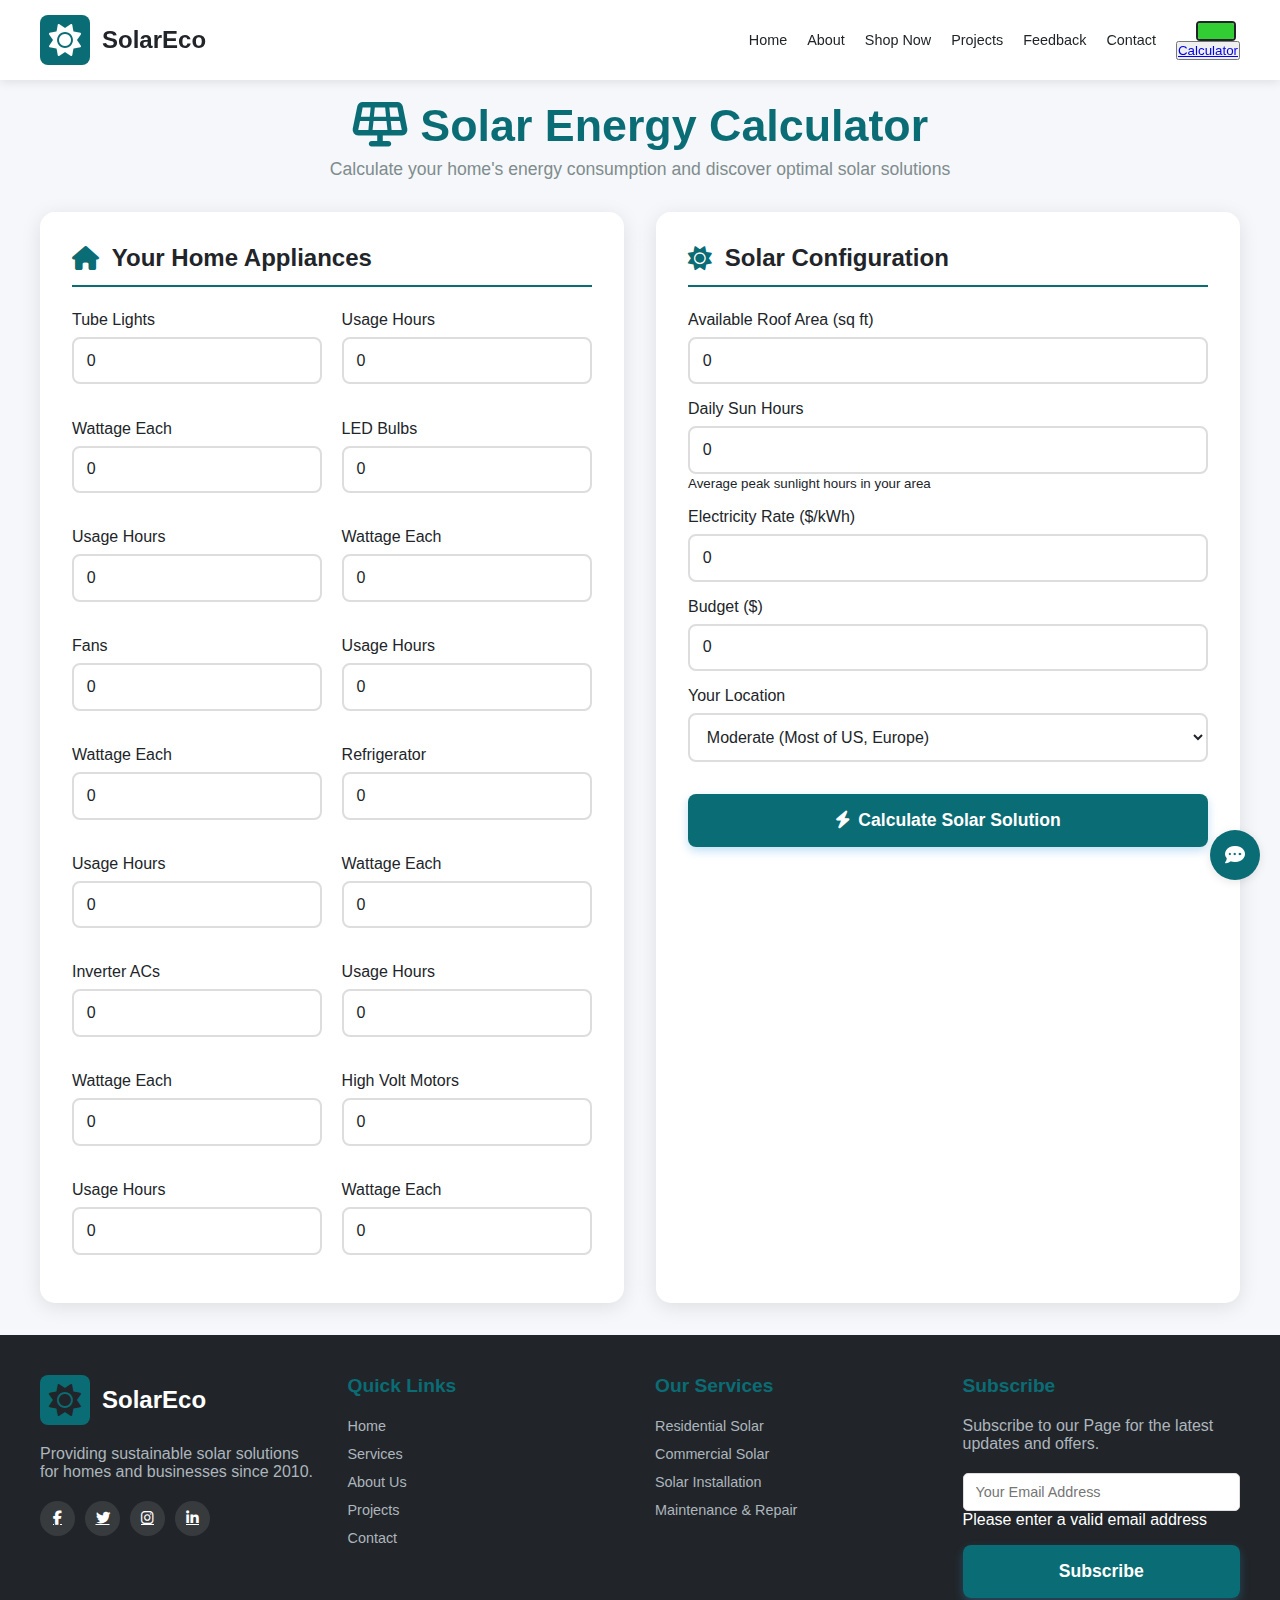
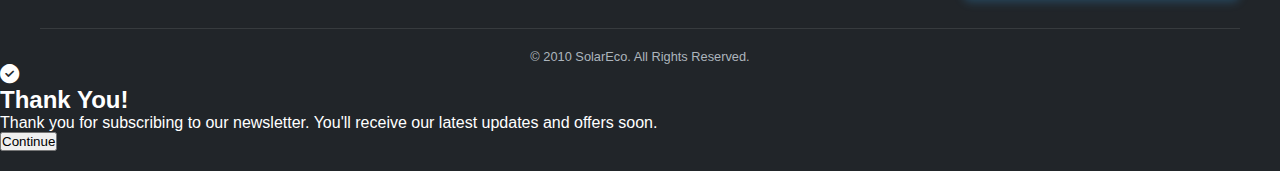
<file: calculator.html>
<!DOCTYPE html>
<html lang="en">
<head>
    <meta charset="UTF-8">
    <meta name="viewport" content="width=device-width, initial-scale=1.0">
    <title>Advanced Solar Energy Calculator</title>
    <link rel="stylesheet" href="https://cdnjs.cloudflare.com/ajax/libs/font-awesome/6.4.0/css/all.min.css">
    <style>
        :root {
             --primary: #0a6c74;
             --secondary: #0a6c74;
              --accent: #ff6b35;
              --light: #f8f9fa;
              --dark: #212529;
             --gray: #6c757d;
              --transition: all 0.3s ease;
              
              /* Light theme variables */
              --bg-color: #f5f7fa;
              --text-color: #212529;
              --panel-bg: white;
              --header-bg: white;
              --footer-bg: #212529;
              --footer-text: white;
              --input-bg: white;
              --input-border: #ddd;
              --card-bg: white;
              --shadow-color: rgba(0, 0, 0, 0.1);
        }
        
        /* Dark theme variables */
        [data-theme="dark"] {
            --bg-color: #121212;
            --text-color: #e0e0e0;
            --panel-bg: #1e1e1e;
            --header-bg: #1a1a1a;
            --footer-bg: #1a1a1a;
            --footer-text: #e0e0e0;
            --input-bg: #2d2d2d;
            --input-border: #444;
            --card-bg: #2d2d2d;
            --shadow-color: rgba(0, 0, 0, 0.3);
        }
        
        * {
            margin: 0;
            padding: 0;
            box-sizing: border-box;
           font-family: 'Raleway', sans-serif;
        }
        
        body {
            background: var(--bg-color);
            color: var(--text-color);
            min-height: 100vh;
            display: flex;
            flex-direction: column;
            justify-content: center;
            align-items: center;
            transition: var(--transition);
        }

        
/* Header Styles */
header {
    background-color: var(--header-bg);
    box-shadow: 0 2px 10px var(--shadow-color);
    position: fixed;
    top: 0;
    width: 100%;
    z-index: 1000;
    transition: var(--transition);
}

.navbar {
    display: flex;
    justify-content: space-between;
    align-items: center;
    padding: 15px 0;
}

.logo {
    display: flex;
    align-items: center;
}

.logo img {
    height: 50px;
    margin-right: 10px;
}

.logo h1 {
    font-size: 1.5rem;
    margin: 0;
    color: var(--primary);
    
}

.nav-links {
    display: flex;
    list-style: none;
}

.nav-links li  {
    margin-left: 20px;
}

.nav-links a {
    text-decoration: none;
    color: var(--text-color);
    font-weight: 500;
    transition: var(--transition);
    position: relative;
    font-size: 0.9rem;
    
}

.nav-links a:hover {
    color: var(--primary);
}

.nav-links a:after {
    content: '';
    position: absolute;
    bottom: -5px;
    left: 0;
    width: 0;
    height: 2px;
    background: var(--primary);
    transition: var(--transition);
}

.nav-links a:hover:after {
    width: 100%;
}

.mobile-menu {
    display: none;
    font-size: 1.5rem;
    cursor: pointer;
    color: var(--text-color);
}

/* Add these styles to your existing CSS */

.nav-container {
    display: flex;
    align-items: center;
}

/* Mobile menu styles */
@media (max-width: 768px) {
    .mobile-menu {
        display: block;
        font-size: 1.5rem;
        cursor: pointer;
        z-index: 1001;
    }
    
    .nav-container {
        position: absolute;
        top: 80px;
        left: 0;
        background: white;
        width: 100%;
        flex-direction: column;
        align-items: center;
        padding: 20px 0;
        box-shadow: 0 5px 10px rgba(0,0,0,0.1);
        clip-path: polygon(0 0, 100% 0, 100% 0, 0 0);
        transition: var(--transition);
        z-index: 1000;
    }
    
    .nav-container.active {
        clip-path: polygon(0 0, 100% 0, 100% 100%, 0 100%);
    }
    
    .nav-links {
        flex-direction: column;
        width: 100%;
        margin-bottom: 20px;
    }
    
    .nav-links li {
        margin: 15px 0;
        text-align: center;
    }
    
    .nav-buttons {
        display: flex;
        justify-content: center;
        gap: 15px;
        margin-top: 15px;
    }
    
    /* Dark theme adjustments for mobile */
    body.dark-theme .nav-container {
        background: #1e1e1e;
    }
}

/* For larger screens */
@media (min-width: 769px) {
    .nav-container {
        display: flex;
        align-items: center;
    }
    
    .nav-links {
        display: flex;
        list-style: none;
        margin-right: 20px;
    }
    
    .nav-links li {
        margin-left: 20px;
    }
    
    .mobile-menu {
        display: none;
    }
}
/* battery */

.battery-toggle {
  margin-left: 20px;
  cursor: pointer;
}

.battery {
  width: 40px;
  height: 20px;
  border: 2px solid var(--text-color);
  border-radius: 4px;
  position: relative;
  background: #ccc;
  display: flex;
  align-items: center;
  overflow: hidden;
}

.battery .tip {
  position: absolute;
  right: -6px;
  width: 6px;
  height: 10px;
  background: var(--text-color);
  top: 5px;
  border-radius: 2px;
}

.battery .charge {
  height: 100%;
  transition: width 0.4s, background 0.4s;
}

/* Light Mode Battery = Full */
body:not([data-theme="dark"]) .battery .charge {
  width: 100%;
  background: limegreen;
  animation: pulseCharge 1s infinite;
}

/* Dark Mode Battery = Low */
body[data-theme="dark"] .battery .charge {
  width: 20%;
  background: red;
  animation: none;
}

@keyframes pulseCharge {
  0% { opacity: 1; }
  50% { opacity: 0.5; }
  100% { opacity: 1; }
}

.nav-links a {
  color: var(--text-color);
}
.logo h1 {
  color: var(--text-color);
}

/* Validation Alert Styles */
.alert-container {
    position: fixed;
    top: 20px;
    right: 20px;
    z-index: 1100;
    max-width: 350px;
}

.alert {
    padding: 15px;
    margin-bottom: 10px;
    border-radius: 8px;
    box-shadow: 0 4px 12px var(--shadow-color);
    display: flex;
    align-items: center;
    animation: slideInRight 0.3s ease;
    transform: translateX(100%);
    opacity: 0;
}

.alert.show {
    transform: translateX(0);
    opacity: 1;
}

.alert.hide {
    animation: slideOutRight 0.3s ease forwards;
}

.alert-error {
    background-color: #ffebee;
    color: #c62828;
    border-left: 4px solid #c62828;
}

.alert-warning {
    background-color: #fff8e1;
    color: #f57c00;
    border-left: 4px solid #f57c00;
}

.alert-icon {
    margin-right: 10px;
    font-size: 1.2rem;
}

.alert-close {
    margin-left: auto;
    cursor: pointer;
    font-weight: bold;
}

.input-error {
    border-color: #c62828 !important;
    box-shadow: 0 0 0 2px rgba(198, 40, 40, 0.1) !important;
}

@keyframes slideInRight {
    from {
        transform: translateX(100%);
        opacity: 0;
    }
    to {
        transform: translateX(0);
        opacity: 1;
    }
}

@keyframes slideOutRight {
    from {
        transform: translateX(0);
        opacity: 1;
    }
    to {
        transform: translateX(100%);
        opacity: 0;
    }
}

.input-highlight {
    animation: highlight 1.5s ease;
}

@keyframes highlight {
    0% { box-shadow: 0 0 0 0 rgba(10, 108, 116, 0.5); }
    50% { box-shadow: 0 0 0 10px rgba(10, 108, 116, 0); }
    100% { box-shadow: 0 0 0 0 rgba(10, 108, 116, 0); }
}
        

        /* CALCULATION CSS */
        .container {
            max-width: 1200px;
            width: 100%;
            margin: 0 auto;
            flex: 1;
        }
        
        .Header {
            text-align: center;
            margin-bottom: 2rem;
            animation: fadeIn 1s ease;
            padding-top: 100px;
        }
        
        .Header h1 {
            font-size: 2.8rem;
            margin-bottom: 0.5rem;
            color: var(--text-color);
            background: linear-gradient(to right, var(--primary), var(--secondary));
            -webkit-background-clip: text;
            background-clip: text;
            color: transparent;
        }
        
        .Header p {
            font-size: 1.1rem;
            color: #7f8c8d;
            max-width: 700px;
            margin: 0 auto;
        }
        
        .calculator-container {
            display: grid;
            grid-template-columns: 1fr 1fr;
            gap: 2rem;
            margin-bottom: 2rem;
            animation: slideUp 0.8s ease;
        }
        
        @media (max-width: 900px) {
            .calculator-container {
                grid-template-columns: 1fr;
            }
        }
        
        .panel {
            background: var(--panel-bg);
            border-radius: 15px;
            box-shadow: 0 4px 20px var(--shadow-color);
            padding: 2rem;
            transition: var(--transition);
        }
        
        .panel:hover {
            transform: translateY(-5px);
            box-shadow: 0 10px 20px var(--shadow-color);
        }
        
        .panel-title {
            display: flex;
            align-items: center;
            gap: 0.8rem;
            margin-bottom: 1.5rem;
            padding-bottom: 0.8rem;
            border-bottom: 2px solid var(--primary);
            color: var(--text-color);
        }
        
        .panel-title i {
            font-size: 1.5rem;
            color: var(--primary);
        }
        
        .input-grid {
            display: grid;
            grid-template-columns: repeat(auto-fill, minmax(200px, 1fr));
            gap: 1.2rem;
        }
        
        .input-group {
            margin-bottom: 1rem;
        }
        
        .input-group label {
            display: block;
            margin-bottom: 0.5rem;
            font-weight: 500;
            color: var(--text-color);
        }
        
        .input-group input, .input-group select {
            width: 100%;
            padding: 0.8rem;
            border: 2px solid var(--input-border);
            border-radius: 8px;
            font-size: 1rem;
            transition: var(--transition);
            background-color: var(--input-bg);
            color: var(--text-color);
        }
        
        .input-group input:focus, .input-group select:focus {
            border-color: var(--primary);
            outline: none;
        }
        
        .btn {
            background: linear-gradient(to right, var(--primary), var(--secondary));
            color: white;
            border: none;
            padding: 1rem 1.5rem;
            font-size: 1.1rem;
            border-radius: 8px;
            cursor: pointer;
            display: inline-flex;
            align-items: center;
            justify-content: center;
            gap: 0.5rem;
            font-weight: 600;
            transition: var(--transition);
            box-shadow: 0 4px 10px rgba(52, 152, 219, 0.3);
            margin-top: 1rem;
            width: 100%;
        }
        
        .btn:hover {
            transform: translateY(-3px);
            box-shadow: 0 6px 15px rgba(52, 152, 219, 0.4);
        }
        
        .btn:active {
            transform: translateY(1px);
        }
        
        .results-panel {
            grid-column: span 2;
            animation: fadeIn 1.2s ease;
        }
        
        @media (max-width: 900px) {
            .results-panel {
                grid-column: span 1;
            }
        }
        
        .result-grid {
            display: grid;
            grid-template-columns: repeat(auto-fit, minmax(200px, 1fr));
            gap: 1.5rem;
            margin: 2rem 0;
        }
        
        .result-card {
            background: var(--card-bg);
            border-radius: 12px;
            padding: 1.5rem;
            box-shadow: 0 4px 10px var(--shadow-color);
            text-align: center;
            transition: var(--transition);
            border-top: 4px solid var(--primary);
        }
        
        .result-card:hover {
            transform: translateY(-5px);
        }
        
        .result-card h3 {
            font-size: 1rem;
            margin-bottom: 0.8rem;
            color: var(--text-color);
        }
        
        .result-value {
            font-size: 1.8rem;
            font-weight: 700;
            color: var(--text-color);
        }
        
        .progress-container {
            margin: 2rem 0;
        }
        
        .progress-title {
            display: flex;
            justify-content: space-between;
            margin-bottom: 0.5rem;
            color: var(--text-color);
        }
        
        .progress-bar {
            height: 20px;
            background: #e0e0e0;
            border-radius: 10px;
            overflow: hidden;
            position: relative;
        }
        
        .progress-fill {
            height: 100%;
            background: linear-gradient(to right, var(--primary), var(--secondary));
            border-radius: 10px;
            width: 0;
            transition: width 1.5s ease;
        }
        
        .panel-recommendation {
            margin-top: 2rem;
            padding: 1.5rem;
            background: rgba(46, 204, 113, 0.1);
            border-radius: 10px;
            border-left: 4px solid var(--secondary);
            animation: fadeIn 1s ease;
        }
        
        .panel-recommendation h3 {
            margin-bottom: 1rem;
            color: var(--secondary);
            display: flex;
            align-items: center;
            gap: 0.5rem;
        }
        
        .panel-options {
            display: flex;
            flex-wrap: wrap;
            gap: 1rem;
            margin-top: 1rem;
        }
        
        .panel-option {
            flex: 1;
            min-width: 200px;
            background: var(--card-bg);
            border-radius: 8px;
            padding: 1rem;
            box-shadow: 0 4px 10px var(--shadow-color);
            border-top: 3px solid var(--secondary);
            transition: var(--transition);
        }
        
        .panel-option:hover {
            transform: translateY(-5px);
        }
        
        .panel-option h4 {
            color: var(--secondary);
            margin-bottom: 0.5rem;
        }
        
        .panel-specs {
            font-size: 0.9rem;
            color: var(--text-color);
            margin-bottom: 0.5rem;
        }
        
        .panel-price {
            font-weight: 700;
            color: var(--text-color);
        }
        
        .environmental-benefits {
            margin-top: 2rem;
        }
        
        .benefits-grid {
            display: grid;
            grid-template-columns: repeat(auto-fit, minmax(200px, 1fr));
            gap: 1rem;
            margin-top: 1rem;
        }
        
        .benefit-card {
            background: var(--card-bg);
            border-radius: 8px;
            padding: 1rem;
            box-shadow: 0 4px 10px var(--shadow-color);
            display: flex;
            align-items: center;
            gap: 1rem;
            transition: var(--transition);
        }
        
        .benefit-card:hover {
            transform: translateY(-3px);
        }
        
        .benefit-icon {
            width: 40px;
            height: 40px;
            background: rgba(46, 204, 113, 0.2);
            border-radius: 50%;
            display: flex;
            align-items: center;
            justify-content: center;
            color: var(--secondary);
        }
        
        .benefit-text h4 {
            font-size: 0.9rem;
            color: var(--text-color);
        }
        
        .benefit-text p {
            font-size: 0.8rem;
            color: #7f8c8d;
        }    
        /* Animations */
        @keyframes fadeIn {
            from { opacity: 0; }
            to { opacity: 1; }
        }
        
        @keyframes slideUp {
            from { 
                opacity: 0;
                transform: translateY(20px);
            }
            to { 
                opacity: 1;
                transform: translateY(0);
            }
        }
        
        .pulse {
            animation: pulse 2s infinite;
        }
        
        @keyframes pulse {
            0% { transform: scale(1); }
            50% { transform: scale(1.05); }
            100% { transform: scale(1); }
        }
        
        .rotate {
            animation: rotate 2s linear infinite;
        }
        
        @keyframes rotate {
            from { transform: rotate(0deg); }
            to { transform: rotate(360deg); }
        }

        /* Footer Styles */
        footer {
            background: var(--footer-bg);
            color: var(--footer-text);
            padding: 40px 0 20px;
            width: 100%;
            transition: var(--transition);
        }

        .footer-content {
            display: flex;
            flex-direction: column;
            gap: 30px;
            margin-bottom: 30px;
        }

        .footer-column h3 {
            color: var(--secondary);
            margin-bottom: 20px;
            font-size: 1.2rem;
        }

        .footer-links {
            list-style: none;
            margin-bottom: 20px;
        }

        .footer-links li {
            margin-bottom: 10px;
        }

        .footer-links a {
            color: #adb5bd;
            text-decoration: none;
            transition: var(--transition);
            font-size: 0.9rem;
        }

        .footer-links a:hover {
            color: var(--secondary);
            padding-left: 5px;
        }

        .social-links {
            display: flex;
            gap: 10px;
            margin-top: 15px;
        }

        .social-links a {
            display: flex;
            align-items: center;
            justify-content: center;
            width: 35px;
            height: 35px;
            border-radius: 50%;
            background: rgba(255,255,255,0.1);
            color: var(--footer-text);
            transition: var(--transition);
            font-size: 0.9rem;
        }

        .social-links a:hover {
            background: var(--secondary);
            transform: translateY(-5px);
        }

        .footer-bottom {
            text-align: center;
            padding-top: 20px;
            border-top: 1px solid rgba(255,255,255,0.1);
            color: #adb5bd;
            font-size: 0.8rem;
        }
        .form-control {
    width: 100%;
    padding: 10px 12px;
    border: 1px solid var(--input-border);
    border-radius: 5px;
    font-family: inherit;
    font-size: 0.9rem;
    transition: var(--transition);
    background-color: var(--input-bg);
    color: var(--text-color);
}

.form-control:focus {
    outline: none;
    border-color: var(--primary);
    box-shadow: 0 0 0 3px rgba(10, 108, 116, 0.1);
}


        /* Chat Container */
        .chat-container {
            position: fixed;
            bottom: 20px;
            right: 20px;
            width: 300px;
            max-width: 90%;
            height: 350px;
            background: var(--panel-bg);
            border-radius: 10px;
            box-shadow: 0 5px 15px var(--shadow-color);
            display: flex;
            flex-direction: column;
            overflow: hidden;
            z-index: 1000;
            font-family: Arial, sans-serif;
        }

        /* Chat Header */
        .chat-header {
            background: var(--primary);
            color: white;
            padding: 12px;
            display: flex;
            justify-content: space-between;
            align-items: center;
        }

        .chat-header h3 {
            margin: 0;
            font-size: 14px;
            color: white;
        }

        .close-btn {
            background: none;
            border: none;
            color: white;
            font-size: 16px;
            cursor: pointer;
        }

        /* Chat Messages */
        .chat-messages {
            flex: 1;
            padding: 12px;
            overflow-y: auto;
            background: var(--card-bg);
            font-size: 0.9rem;
        }

        .message {
            margin-bottom: 12px;
            max-width: 80%;
            padding: 8px 10px;
            border-radius: 5px;
            word-wrap: break-word;
            font-size: 0.9rem;
        }

        .user-message {
            background: #e3f2fd;
            margin-left: auto;
            border-top-right-radius: 0;
            color: #1a1a1a;
        }

        .bot-message {
            background: #f1f1f1;
            margin-right: auto;
            border-top-left-radius: 0;
            color: #1a1a1a;
        }

        /* Chat Input */
        .chat-input {
            display: flex;
            padding: 10px;
            border-top: 1px solid var(--input-border);
            background: var(--panel-bg);
        }

        #message-input {
            flex: 1;
            padding: 8px;
            border: 1px solid var(--input-border);
            border-radius: 5px;
            outline: none;
            font-size: 0.9rem;
            background-color: var(--input-bg);
            color: var(--text-color);
        }

        #send-btn {
            margin-left: 8px;
            padding: 8px 12px;
            background: var(--primary);
            color: white;
            border: none;
            border-radius: 5px;
            cursor: pointer;
            font-size: 0.9rem;
        }

        #send-btn:hover {
            background: var(--gray);
        }

        /* Chat Toggle Button */
        .chat-toggle {
            position: fixed;
            bottom: 20px;
            right: 20px;
            background: var(--primary);
            color: white;
            width: 50px;
            height: 50px;
            border-radius: 50%;
            display: flex;
            justify-content: center;
            align-items: center;
            cursor: pointer;
            box-shadow: 0 2px 10px var(--shadow-color);
            z-index: 999;
        }

        .chat-toggle i {
            font-size: 20px;
        }

        /* Animation */
        .hidden {
            display: none !important;
        }

        /* Responsive Design */
        @media (min-width: 768px) {
            .footer-content {
                flex-direction: row;
                flex-wrap: wrap;
            }
            
            .footer-column {
                flex: 1 1 200px;
            }
        }

        @media (max-width: 768px) {
            .mobile-menu {
                display: block;
            }
            
            .nav-links {
                position: absolute;
                top: 80px;
                left: 0;
                background: var(--header-bg);
                width: 100%;
                flex-direction: column;
                align-items: center;
                padding: 20px 0;
                box-shadow: 0 5px 10px var(--shadow-color);
                clip-path: polygon(0 0, 100% 0, 100% 0, 0 0);
                transition: var(--transition);
            }
            
            .nav-links.active {
                clip-path: polygon(0 0, 100% 0, 100% 100%, 0 100%);
            }
            
            .nav-links li {
                margin: 15px 0;
            }
        }
    </style>
</head>
<body>
      <!-- Header  -->
    <header>
        <div class="container fade-in-right">
            <nav class="navbar">
                <div class="logo"><a href="index.html" style=" color: inherit; text-decoration: none;">
                    <div style="background: var(--primary); color: white; width: 50px; height: 50px; display: flex; align-items: center; justify-content: center; border-radius: 8px; margin-right: 12px;">
                        <i class="fas fa-sun fa-2x"></i>
                    </div></a>
                    <h1><a href="index.html" style="color: inherit; text-decoration: none;">SolarEco</a></h1>
                </div>
                
                <div class="nav-container">
                    <ul class="nav-links">
                        <li><a href="index.html#home">Home</a></li>
                        <li><a href="index.html#about">About</a></li>
                        <li><a href=" index.html#products">Shop Now</a></li>
                        <li><a href="index.html#projects">Projects</a></li>
                        <li><a href="index.html#testimonials">Feedback</a></li>
                        <li><a href="index.html#contact">Contact</a></li>
                    </ul>
                    
                    <div class="nav-buttons">             
                      <!-- Battery Toggle -->
                      <div id="batteryToggle" class="battery-toggle" title="Toggle Theme">
                        <div class="battery">
                          <div class="charge"></div>
                          <div class="tip"></div>
                        </div>
                      </div>

                      <!-- Calculator Toggle -->
                      <div id="calculatorToggle" class="calculator-toggle" title="Solar Calculator">
                        <button><a href="calculator.html">Calculator</a></button>
                      </div>
                    </div>
                </div>
                
                <div class="mobile-menu">
                    <i class="fas fa-bars"></i>
                </div>
            </nav>
        </div>
    </header>

    <!-- Alert Container -->
    <div class="alert-container" id="alert-container"></div>

    <div class="container">
        <div class="Header">
            <h1><i class="fas fa-solar-panel"></i> Solar Energy Calculator</h1>
            <p>Calculate your home's energy consumption and discover optimal solar solutions</p>
        </div>
        
        <div class="calculator-container">
            <div class="panel">
                <div class="panel-title">
                    <i class="fas fa-home"></i>
                    <h2>Your Home Appliances</h2>
                </div>
                
                <div class="input-grid">
                    <div class="input-group">
                        <label for="tube-light-qty">Tube Lights</label>
                        <input type="number" id="tube-light-qty" min="0" value="0" placeholder="Quantity">
                    </div>
                    
                    <div class="input-group">
                        <label for="tube-light-hours">Usage Hours</label>
                        <input type="number" id="tube-light-hours" min="0" max="24" step="0.5" value="0" placeholder="Hours/day">
                    </div>
                    
                    <div class="input-group">
                        <label for="tube-light-wattage">Wattage Each</label>
                        <input type="number" id="tube-light-wattage" min="0" value="0" placeholder="Watts">
                    </div>
                    
                    <div class="input-group">
                        <label for="led-bulbs-qty">LED Bulbs</label>
                        <input type="number" id="led-bulbs-qty" min="0" value="0" placeholder="Quantity">
                    </div>
                    
                    <div class="input-group">
                        <label for="led-bulbs-hours">Usage Hours</label>
                        <input type="number" id="led-bulbs-hours" min="0" max="24" step="0.5" value="0" placeholder="Hours/day">
                    </div>
                    
                    <div class="input-group">
                        <label for="led-bulbs-wattage">Wattage Each</label>
                        <input type="number" id="led-bulbs-wattage" min="0" value="0" placeholder="Watts">
                    </div>
                    
                    <div class="input-group">
                        <label for="fans-qty">Fans</label>
                        <input type="number" id="fans-qty" min="0" value="0" placeholder="Quantity">
                    </div>
                    
                    <div class="input-group">
                        <label for="fans-hours">Usage Hours</label>
                        <input type="number" id="fans-hours" min="0" max="24" step="0.5" value="0" placeholder="Hours/day">
                    </div>
                    
                    <div class="input-group">
                        <label for="fans-wattage">Wattage Each</label>
                        <input type="number" id="fans-wattage" min="0" value="0" placeholder="Watts">
                    </div>
                    
                    <div class="input-group">
                        <label for="refrigerator-qty">Refrigerator</label>
                        <input type="number" id="refrigerator-qty" min="0" value="0" placeholder="Quantity">
                    </div>
                    
                    <div class="input-group">
                        <label for="refrigerator-hours">Usage Hours</label>
                        <input type="number" id="refrigerator-hours" min="0" max="24" step="0.5" value="0" placeholder="Hours/day">
                    </div>
                    
                    <div class="input-group">
                        <label for="refrigerator-wattage">Wattage Each</label>
                        <input type="number" id="refrigerator-wattage" min="0" value="0" placeholder="Watts">
                    </div>
                    
                    <div class="input-group">
                        <label for="ac-qty">Inverter ACs</label>
                        <input type="number" id="ac-qty" min="0" value="0" placeholder="Quantity">
                    </div>
                    
                    <div class="input-group">
                        <label for="ac-hours">Usage Hours</label>
                        <input type="number" id="ac-hours" min="0" max="24" step="0.5" value="0" placeholder="Hours/day">
                    </div>
                    
                    <div class="input-group">
                        <label for="ac-wattage">Wattage Each</label>
                        <input type="number" id="ac-wattage" min="0" value="0" placeholder="Watts">
                    </div>
                    
                    <div class="input-group">
                        <label for="motor-qty">High Volt Motors</label>
                        <input type="number" id="motor-qty" min="0" value="0" placeholder="Quantity">
                    </div>
                    
                    <div class="input-group">
                        <label for="motor-hours">Usage Hours</label>
                        <input type="number" id="motor-hours" min="0" max="24" step="0.5" value="0" placeholder="Hours/day">
                    </div>
                    
                    <div class="input-group">
                        <label for="motor-wattage">Wattage Each</label>
                        <input type="number" id="motor-wattage" min="0" value="0" placeholder="Watts">
                    </div>
                </div>
            </div>
            
            <div class="panel">
                <div class="panel-title">
                    <i class="fas fa-sun"></i>
                    <h2>Solar Configuration</h2>
                </div>
                
                <div class="input-group">
                    <label for="roof-area">Available Roof Area (sq ft)</label>
                    <input type="number" id="roof-area" min="0" value="0" placeholder="Square feet">
                </div>
                
                <div class="input-group">
                    <label for="sun-hours">Daily Sun Hours</label>
                    <input type="number" id="sun-hours" min="0" max="24" step="0.5" value="0" placeholder="Hours">
                    <small>Average peak sunlight hours in your area</small>
                </div>
                
                <div class="input-group">
                    <label for="electricity-rate">Electricity Rate ($/kWh)</label>
                    <input type="number" id="electricity-rate" min="0" step="0.01" value="0" placeholder="Dollars">
                </div>
                
                <div class="input-group">
                    <label for="budget">Budget ($)</label>
                    <input type="number" id="budget" min="0" value="0" placeholder="Dollars">
                </div>
                
                <div class="input-group">
                    <label for="location">Your Location</label>
                    <select id="location">
                        <option value="sunny">Sunny (Southwest US, Middle East)</option>
                        <option value="moderate" selected>Moderate (Most of US, Europe)</option>
                        <option value="cloudy">Cloudy (Pacific Northwest, UK)</option>
                    </select>
                </div>
                
                <button id="calculate-btn" class="btn pulse">
                    <i class="fas fa-bolt"></i> Calculate Solar Solution
                </button>
            </div>
            
            <div class="panel results-panel" id="results-panel" style="display: none;">
                <div class="panel-title">
                    <i class="fas fa-chart-pie"></i>
                    <h2>Your Solar Analysis</h2>
                </div>
                
                <div class="result-grid">
                    <div class="result-card">
                        <h3>Daily Consumption</h3>
                        <div class="result-value" id="daily-consumption">0 kWh</div>
                    </div>
                    
                    <div class="result-card">
                        <h3>Required Solar</h3>
                        <div class="result-value" id="required-solar">0 W</div>
                    </div>
                    
                    <div class="result-card">
                        <h3>Monthly Savings</h3>
                        <div class="result-value" id="monthly-savings">$0</div>
                    </div>
                    
                    <div class="result-card">
                        <h3>Payback Period</h3>
                        <div class="result-value" id="payback-period">0 years</div>
                    </div>
                </div>
                
                <div class="progress-container">
                    <div class="progress-title">
                        <span>Energy Covered by Solar</span>
                        <span id="coverage-percent">0%</span>
                    </div>
                    <div class="progress-bar">
                        <div class="progress-fill" id="coverage-bar"></div>
                    </div>
                </div>
                
                <div class="panel-recommendation" id="panel-recommendation">
                    <h3><i class="fas fa-star"></i> Recommended Solar Solution</h3>
                    <p id="recommendation-text">Based on your consumption and roof area, we recommend the following solar panel system:</p>
                    
                    <div class="panel-options" id="panel-options">
                        <!-- Filled by JavaScript -->
                    </div>
                </div>
                
                <div class="environmental-benefits">
                    <h3><i class="fas fa-leaf"></i> Environmental Impact</h3>
                    <p>Your solar installation will have these positive environmental effects:</p>
                    
                    <div class="benefits-grid">
                        <div class="benefit-card">
                            <div class="benefit-icon">
                                <i class="fas fa-cloud"></i>
                            </div>
                            <div class="benefit-text">
                                <h4 id="co2-saved">CO2 Reduction</h4>
                                <p>0 kg annually</p>
                            </div>
                        </div>
                        
                        <div class="benefit-card">
                            <div class="benefit-icon">
                                <i class="fas fa-tree"></i>
                                                        </div>
                            <div class="benefit-text">
                                <h4 id="trees-saved">Trees Equivalent</h4>
                                <p>0 trees planted</p>
                            </div>
                        </div>
                        
                        <div class="benefit-card">
                            <div class="benefit-icon">
                                <i class="fas fa-gas-pump"></i>
                            </div>
                            <div class="benefit-text">
                                <h4 id="oil-saved">Oil Not Burned</h4>
                                <p>0 barrels</p>
                            </div>
                        </div>
                        
                        <div class="benefit-card">
                            <div class="benefit-icon">
                                <i class="fas fa-car"></i>
                            </div>
                            <div class="benefit-text">
                                <h4 id="miles-driven">Car Miles Offset</h4>
                                <p>0 miles</p>
                            </div>
                        </div>
                    </div>
                </div>
            </div>
        </div>
    </div>
<!-- FOOTER -->
  <footer>
    <div class="container fade-in-up">
        <div class="footer-content">
            <div class="footer-column">
                <div class="logo">
                    <div style="background: var(--secondary); color: var(--dark); width: 50px; height: 50px; display: flex; align-items: center; justify-content: center; border-radius: 8px; margin-right: 12px;">
                        <a href="index.html#home" style=" color: inherit; text-decoration: none;">
                            <i class="fas fa-sun fa-2x"></i></a>
                    </div>
                    <h1 style="color: white;"><a href="#home" style=" color: inherit; text-decoration: none;">
                        SolarEco</a></h1>
                </div>
                <p style="margin: 20px 0; color: #adb5bd;">Providing sustainable solar solutions for homes and businesses since 2010.</p>
                <div class="social-links">
                    <a href="https://www.facebook.com/"><i class="fab fa-facebook-f"></i></a>
                    <a href="https://x.com/"><i class="fab fa-twitter"></i></a>
                    <a href="https://www.instagram.com/"><i class="fab fa-instagram"></i></a>
                    <a href="https://pk.linkedin.com/company/sign-in-private-limited"><i class="fab fa-linkedin-in"></i></a>
                </div>
            </div>
            <div class="footer-column">
                <h3>Quick Links</h3>
                <ul class="footer-links">
                    <li><a href="index.html#home">Home</a></li>
                    <li><a href="index.html#services">Services</a></li>
                    <li><a href="index.html#about">About Us</a></li>
                    <li><a href="index.html#projects">Projects</a></li>
                    <li><a href="index.html#contact">Contact</a></li>
                </ul>
            </div>
            <div class="footer-column">
                <h3>Our Services</h3>
                <ul class="footer-links">
                    <li><a href="residentialsolar.html">Residential Solar</a></li>
                    <li><a href="comercia.solar.html">Commercial Solar</a></li>
                    <li><a href="installtion.html">Solar Installation</a></li>
                    <li><a href="maintainance.html">Maintenance & Repair</a></li>
                </ul>
            </div>
            <div class="footer-column">
                <h3>Subscribe</h3>
                <p style="color: #adb5bd; margin-bottom: 20px;">Subscribe to our Page for the latest updates and offers.</p>
                <form id="subscribeForm">
                    <div class="form-group">
                        <input type="email" id="footerEmail" class="form-control" placeholder="Your Email Address" required>
                        <div class="error-message" id="emailError">Please enter a valid email address</div>
                    </div>
                    <button type="submit" class="btn btn-secondary">Subscribe</button>
                </form>
            </div>
        </div>
        <div class="footer-bottom">
            <p>&copy; 2010 SolarEco. All Rights Reserved.</p>
        </div>
    </div>

    <!-- Thank You Alert Box -->
    <div id="thankYouAlert" class="alert-overlay">
        <div class="alert-box">
            <div class="alert-icon">
                <i class="fas fa-check-circle"></i>
            </div>
            <h2 class="alert-title">Thank You!</h2>
            <p class="alert-message">Thank you for subscribing to our newsletter. You'll receive our latest updates and offers soon.</p>
            <button class="alert-button" onclick="closeAlert()">Continue</button>
        </div>
    </div>
</footer>

    
    <!-- Chat Toggle Button -->
    <div class="chat-toggle" id="chat-toggle">
        <i class="fas fa-comment-dots"></i>
    </div>

    <!-- Chat Container -->
    <div class="chat-container hidden" id="chat-container">
        <div class="chat-header">
            <h3>Live Support</h3>
            <button class="close-btn" id="close-btn">
                <i class="fas fa-times"></i>
            </button>
        </div>
        <div class="chat-messages" id="chat-messages">
            <div class="message bot-message">
                Hello! How can I help you today?
            </div>
        </div>
        <div class="chat-input">
            <input type="text" id="message-input" placeholder="Type your message...">
            <button id="send-btn">Send</button>
        </div>
    </div>

    <script>

        //  MOBILE MENU
        // Mobile menu toggle - updated for new structure
const mobileMenuBtn = document.querySelector('.mobile-menu');
const navContainer = document.querySelector('.nav-container');

mobileMenuBtn.addEventListener('click', () => {
    navContainer.classList.toggle('active');
});

// Close menu when clicking on links
document.querySelectorAll('.nav-links a').forEach(link => {
    link.addEventListener('click', () => {
        navContainer.classList.remove('active');
    });
});

        document.addEventListener('DOMContentLoaded', function() {
            const calculateBtn = document.getElementById('calculate-btn');
            const resultsPanel = document.getElementById('results-panel');
            
            // Sample solar panel data
            const solarPanels = [
                {
                    name: "SunPower X-Series",
                    power: 400,
                    efficiency: 22.8,
                    size: 21.5,
                    price: 350,
                    bestFor: "High efficiency, limited space"
                },
                {
                    name: "LG Neon R",
                    power: 380,
                    efficiency: 21.7,
                    size: 20.3,
                    price: 320,
                    bestFor: "Great balance of price and performance"
                },
                {
                    name: "Panasonic HIT",
                    power: 330,
                    efficiency: 19.7,
                    size: 19.1,
                    price: 280,
                    bestFor: "Reliable performance in all conditions"
                },
                {
                    name: "Canadian Solar HiKu",
                    power: 450,
                    efficiency: 20.3,
                    size: 23.5,
                    price: 290,
                    bestFor: "Large roofs, cost-effective"
                }
            ];
            
            // Alert system functions
            function showAlert(message, type = 'error') {
                const alertContainer = document.getElementById('alert-container');
                const alertId = 'alert-' + Date.now();
                
                const alert = document.createElement('div');
                alert.className = `alert alert-${type}`;
                alert.id = alertId;
                alert.innerHTML = `
                    <div class="alert-icon">
                        <i class="fas ${type === 'error' ? 'fa-exclamation-circle' : 'fa-exclamation-triangle'}"></i>
                    </div>
                    <div class="alert-message">${message}</div>
                    <div class="alert-close" onclick="closeAlert('${alertId}')">
                        <i class="fas fa-times"></i>
                    </div>
                `;
                
                alertContainer.appendChild(alert);
                
                // Show alert with animation
                setTimeout(() => {
                    alert.classList.add('show');
                }, 10);
                
                // Auto close after 5 seconds
                setTimeout(() => {
                    closeAlert(alertId);
                }, 5000);
                
                return alertId;
            }
            
            window.closeAlert = function(alertId) {
                const alert = document.getElementById(alertId);
                if (alert) {
                    alert.classList.remove('show');
                    alert.classList.add('hide');
                    
                    // Remove from DOM after animation completes
                    setTimeout(() => {
                        if (alert.parentNode) {
                            alert.parentNode.removeChild(alert);
                        }
                    }, 300);
                }
            };
            
            // Highlight input fields with errors
            function highlightInput(inputId) {
                const input = document.getElementById(inputId);
                if (input) {
                    input.classList.add('input-error');
                    input.classList.add('input-highlight');
                    
                    // Scroll to the input
                    input.scrollIntoView({ behavior: 'smooth', block: 'center' });
                    
                    // Remove highlight after animation
                    setTimeout(() => {
                        input.classList.remove('input-highlight');
                    }, 1500);
                }
            }
            
            // Validation function
            function validateInputs() {
                let isValid = true;
                let errorMessage = '';
                let firstErrorField = null;
                
                // Check if at least one appliance has data
                const applianceTypes = ['tube-light', 'led-bulbs', 'fans', 'refrigerator', 'ac', 'motor'];
                let hasApplianceData = false;
                
                for (const type of applianceTypes) {
                    const qty = parseFloat(document.getElementById(`${type}-qty`).value) || 0;
                    const hours = parseFloat(document.getElementById(`${type}-hours`).value) || 0;
                    const wattage = parseFloat(document.getElementById(`${type}-wattage`).value) || 0;
                    
                    if (qty > 0 && hours > 0 && wattage > 0) {
                        hasApplianceData = true;
                        break;
                    }
                }
                
                if (!hasApplianceData) {
                    isValid = false;
                    errorMessage = 'Please enter data for at least one appliance (quantity, hours, and wattage).';
                    firstErrorField = 'tube-light-qty';
                }
                
                // Check solar configuration inputs
                const roofArea = parseFloat(document.getElementById('roof-area').value) || 0;
                const sunHours = parseFloat(document.getElementById('sun-hours').value) || 0;
                
                if (isValid && roofArea <= 0) {
                    isValid = false;
                    errorMessage = 'Please enter your available roof area.';
                    firstErrorField = 'roof-area';
                }
                
                if (isValid && sunHours <= 0) {
                    isValid = false;
                    errorMessage = 'Please enter average daily sun hours for your location.';
                    firstErrorField = 'sun-hours';
                }
                
                // Show error message and highlight first error field
                if (!isValid) {
                    showAlert(errorMessage, 'error');
                    if (firstErrorField) {
                        highlightInput(firstErrorField);
                    }
                }
                
                return isValid;
            }
            
            // Remove error highlighting when user starts typing
            const allInputs = document.querySelectorAll('input');
            allInputs.forEach(input => {
                input.addEventListener('input', function() {
                    this.classList.remove('input-error');
                });
            });
            
            calculateBtn.addEventListener('click', function() {
                // Validate inputs before calculation
                if (!validateInputs()) {
                    return;
                }
                
                calculateSolarSolution();
            });
            
            function calculateSolarSolution() {
                // Show loading animation
                calculateBtn.innerHTML = '<i class="fas fa-spinner rotate"></i> Calculating...';
                calculateBtn.classList.remove('pulse');
                
                // Get appliance inputs
                const appliances = {
                    tubeLight: getApplianceData('tube-light'),
                    ledBulbs: getApplianceData('led-bulbs'),
                    fans: getApplianceData('fans'),
                    refrigerator: getApplianceData('refrigerator'),
                    ac: getApplianceData('ac'),
                    motor: getApplianceData('motor')
                };
                
                // Get solar configuration
                const roofArea = parseFloat(document.getElementById('roof-area').value) || 0;
                const sunHours = parseFloat(document.getElementById('sun-hours').value) || 0;
                const electricityRate = parseFloat(document.getElementById('electricity-rate').value) || 0;
                const budget = parseFloat(document.getElementById('budget').value) || 0;
                const location = document.getElementById('location').value;
                
                // Adjust sun hours based on location
                let locationFactor = 1;
                if (location === 'sunny') locationFactor = 1.2;
                if (location === 'cloudy') locationFactor = 0.8;
                
                const effectiveSunHours = sunHours * locationFactor;
                
                // Calculate total daily consumption in watt-hours
                let totalConsumptionWh = 0;
                
                for (const appliance in appliances) {
                    totalConsumptionWh += appliances[appliance].qty * 
                                        appliances[appliance].hours * 
                                        appliances[appliance].wattage;
                }
                
                // Convert to kWh
                const totalConsumptionKwh = totalConsumptionWh / 1000;
                
                // Calculate required solar system size (in Watts)
                // Assuming 30% system losses (inverter, wiring, etc.)
                const requiredSolarWatts = effectiveSunHours > 0 ? (totalConsumptionWh / (effectiveSunHours * 0.7)) : 0;
                
                // Calculate potential savings
                const dailySavings = totalConsumptionKwh * electricityRate;
                const monthlySavings = dailySavings * 30;
                const annualSavings = dailySavings * 365;
                
                // Calculate payback period (simple calculation)
                const systemCost = requiredSolarWatts * 3; // Approx $3 per watt installed
                const paybackYears = annualSavings > 0 ? (systemCost / annualSavings) : 0;
                
                // Calculate environmental benefits
                // 1 kWh solar prevents ~0.7 kg CO2 emissions
                const co2Saved = annualSavings * 0.7;
                // Average tree absorbs ~21.77 kg CO2 per year
                const treesEquivalent = Math.round(co2Saved / 21.77);
                // 1 kWh = 0.00059 barrels of oil equivalent
                const oilSaved = annualSavings * 0.00059;
                // Average car emits ~0.4 kg CO2 per mile
                const milesDriven = Math.round(co2Saved / 0.4);
                
                // Find suitable panels based on roof area and required power
                const suitablePanels = findSuitablePanels(requiredSolarWatts, roofArea, budget);
                
                // Update UI after calculations (with slight delay for animation)
                setTimeout(() => {
                    updateResults(
                        totalConsumptionKwh, 
                        requiredSolarWatts, 
                        monthlySavings, 
                        paybackYears,
                        co2Saved,
                        treesEquivalent,
                        oilSaved,
                        milesDriven,
                        suitablePanels
                    );
                    
                    // Restore calculate button
                    calculateBtn.innerHTML = '<i class="fas fa-bolt"></i> Calculate Solar Solution';
                    calculateBtn.classList.add('pulse');
                }, 1000);
            }
            
            function getApplianceData(prefix) {
                return {
                    qty: parseFloat(document.getElementById(`${prefix}-qty`).value) || 0,
                    hours: parseFloat(document.getElementById(`${prefix}-hours`).value) || 0,
                    wattage: parseFloat(document.getElementById(`${prefix}-wattage`).value) || 0
                };
            }
            
            function findSuitablePanels(requiredWatts, roofArea, budget) {
                // Filter panels that can meet the required watts within the roof area and budget
                const maxPanels = Math.floor(roofArea / 20); // Approx 20 sq ft per panel
                
                return solarPanels
                    .map(panel => {
                        // Calculate how many panels would be needed
                        const panelsNeeded = panel.power > 0 ? Math.ceil(requiredWatts / panel.power) : 0;
                        const totalSize = panelsNeeded * panel.size;
                        const totalCost = panelsNeeded * panel.price;
                        
                        // Calculate coverage percentage (how much of the requirement this panel meets)
                        const coverage = panel.power > 0 ? Math.min(100, (panelsNeeded * panel.power) / requiredWatts * 100) : 0;
                        
                        return {
                            ...panel,
                            panelsNeeded,
                            totalSize,
                            totalCost,
                            coverage,
                            withinBudget: totalCost <= budget,
                            fitsRoof: totalSize <= roofArea
                        };
                    })
                    .sort((a, b) => {
                        // Sort by best coverage within budget and roof
                        if (a.withinBudget && !b.withinBudget) return -1;
                        if (!a.withinBudget && b.withinBudget) return 1;
                        if (a.fitsRoof && !b.fitsRoof) return -1;
                        if (!a.fitsRoof && b.fitsRoof) return 1;
                        return b.coverage - a.coverage;
                    });
            }
            
            function updateResults(
                consumption, 
                requiredSolar, 
                monthlySavings, 
                paybackYears,
                co2Saved,
                treesEquivalent,
                oilSaved,
                milesDriven,
                suitablePanels
            ) {
                // Show results panel with animation
                resultsPanel.style.display = 'block';
                resultsPanel.style.animation = 'fadeIn 1s ease';
                
                // Update basic results
                document.getElementById('daily-consumption').textContent = consumption.toFixed(1) + ' kWh';
                document.getElementById('required-solar').textContent = Math.round(requiredSolar) + ' W';
                document.getElementById('monthly-savings').textContent = '$' + monthlySavings.toFixed(2);
                document.getElementById('payback-period').textContent = paybackYears.toFixed(1) + ' years';
                
                // Update coverage percentage with animation
                const coveragePercent = requiredSolar > 0 ? Math.min(100, (requiredSolar / (requiredSolar * 1.3)) * 100) : 0;
                document.getElementById('coverage-percent').textContent = coveragePercent.toFixed(0) + '%';
                document.getElementById('coverage-bar').style.width = coveragePercent + '%';
                
                // Update environmental benefits
                document.getElementById('co2-saved').textContent = Math.round(co2Saved) + ' kg annually';
                document.getElementById('trees-saved').textContent = treesEquivalent + ' trees planted';
                document.getElementById('oil-saved').textContent = oilSaved.toFixed(2) + ' barrels';
                document.getElementById('miles-driven').textContent = milesDriven + ' miles';
                
                // Update panel recommendations
                const panelOptions = document.getElementById('panel-options');
                panelOptions.innerHTML = '';
                
                if (requiredSolar > 0 && roofArea > 0) {
                    suitablePanels.slice(0, 3).forEach(panel => {
                        const panelElement = document.createElement('div');
                        panelElement.className = 'panel-option';
                        panelElement.innerHTML = `
                            <h4>${panel.name}</h4>
                            <div class="panel-specs">
                                <p><strong>${panel.power}W</strong> per panel</p>
                                <p><strong>${panel.efficiency}%</strong> efficiency</p>
                                <p>${panel.size} sq ft each</p>
                                <p>${panel.panelsNeeded} panels needed</p>
                                <p><strong>$${panel.totalCost.toFixed(0)}</strong> estimated cost</p>
                            </div>
                            <p><em>Best for: ${panel.bestFor}</em></p>
                        `;
                        
                        if (!panel.withinBudget) {
                            panelElement.style.borderTop = '3px solid var(--accent)';
                            const warning = document.createElement('p');
                            warning.innerHTML = '<i class="fas fa-exclamation-triangle"></i> Over budget';
                            warning.style.color = 'var(--accent)';
                            warning.style.marginTop = '0.5rem';
                            panelElement.appendChild(warning);
                        }
                        
                        if (!panel.fitsRoof) {
                            panelElement.style.borderTop = '3px solid var(--accent)';
                            const warning = document.createElement('p');
                            warning.innerHTML = '<i class="fas fa-exclamation-triangle"></i> May not fit roof';
                            warning.style.color = 'var(--accent)';
                            warning.style.marginTop = '0.5rem';
                            panelElement.appendChild(warning);
                        }
                        
                        panelOptions.appendChild(panelElement);
                    });
                } else {
                    panelOptions.innerHTML = '<p>Please enter your energy consumption and roof area to see recommendations</p>';
                }
                
                // Scroll to results
                resultsPanel.scrollIntoView({ behavior: 'smooth' });
            }

            // Mobile menu toggle
            const mobileMenuBtn = document.querySelector('.mobile-menu');
            const navLinks = document.querySelector('.nav-links');

            mobileMenuBtn.addEventListener('click', () => {
                navLinks.classList.toggle('active');
            });

            // Smooth scrolling for anchor links
            document.querySelectorAll('a[href^="#"]').forEach(anchor => {
                anchor.addEventListener('click', function (e) {
                    e.preventDefault();
                    
                    navLinks.classList.remove('active');
                    
                    document.querySelector(this.getAttribute('href')).scrollIntoView({
                        behavior: 'smooth'
                    });
                });
            });

            // Sticky header
            window.addEventListener('scroll', () => {
                const header = document.querySelector('header');
                header.classList.toggle('sticky', window.scrollY > 0);
            });

            // Chat functionality
            const chatToggle = document.getElementById('chat-toggle');
            const chatContainer = document.getElementById('chat-container');
            const closeBtn = document.getElementById('close-btn');
            const messageInput = document.getElementById('message-input');
            const sendBtn = document.getElementById('send-btn');
            const chatMessages = document.getElementById('chat-messages');

            // Toggle Chat
            chatToggle.addEventListener('click', () => {
                chatContainer.classList.toggle('hidden');
            });

            // Close Chat
            closeBtn.addEventListener('click', () => {
                chatContainer.classList.add('hidden');
            });

            function sendMessage() {
                const message = messageInput.value.trim();
                if (message !== '') {
                    addMessage(message, 'user-message');
                    messageInput.value = '';

                    // Bot keyword-based replies
                    let response = "Thanks for your message! Our team will respond shortly.";

                    const msg = message.toLowerCase();

                    if (msg.includes("price") || msg.includes("cost")) {
                        response = "Our solar panel packages start at affordable rates. Would you like a detailed quote?";
                    } else if (msg.includes("installation")) {
                        response = "We provide professional installation services across supported countries.";
                    } else if (msg.includes("countries") || msg.includes("available in")) {
                        response = "We currently operate in 18+ countries including the US, UK, Canada, Australia, and more!";
                    } else if (msg.includes("time") || msg.includes("delivery")) {
                        response = "Your solar quote and system details will be delivered to your email within 12–24 hours after request.";
                    } else if (msg.includes("report") || msg.includes("vehicle")) {
                        response = "Please share your location and contact details so we can prepare a customized solar solution for you.";
                    } else if (msg.includes("hello") || msg.includes("hi")) {
                        response = "Hello! 👋 How can we assist you with your solar needs today?";
                    }

                    setTimeout(() => {
                        addMessage(response, 'bot-message');
                    }, 800);
                }
            }

            sendBtn.addEventListener('click', sendMessage);

            messageInput.addEventListener('keypress', (e) => {
                if (e.key === 'Enter') {
                    sendMessage();
                }
            });

            function addMessage(text, className) {
                const messageDiv = document.createElement('div');
                messageDiv.classList.add('message', className);
                messageDiv.textContent = text;
                chatMessages.appendChild(messageDiv);
                chatMessages.scrollTop = chatMessages.scrollHeight;
            }

            // Theme toggle functionality
            const toggle = document.getElementById("batteryToggle");
            const body = document.body;
            
            // Check for saved theme preference or respect OS preference
            const savedTheme = localStorage.getItem('theme');
            const prefersDark = window.matchMedia('(prefers-color-scheme: dark)').matches;
            
            if (savedTheme === 'dark' || (!savedTheme && prefersDark)) {
                body.setAttribute('data-theme', 'dark');
            } else {
                body.removeAttribute('data-theme');
            }

            toggle.addEventListener("click", function () {
                if (body.getAttribute('data-theme') === 'dark') {
                    body.removeAttribute('data-theme');
                    localStorage.setItem('theme', 'light');
                } else {
                    body.setAttribute('data-theme', 'dark');
                    localStorage.setItem('theme', 'dark');
                }
            });
        });
    </script>
</body>
</html>
</file>
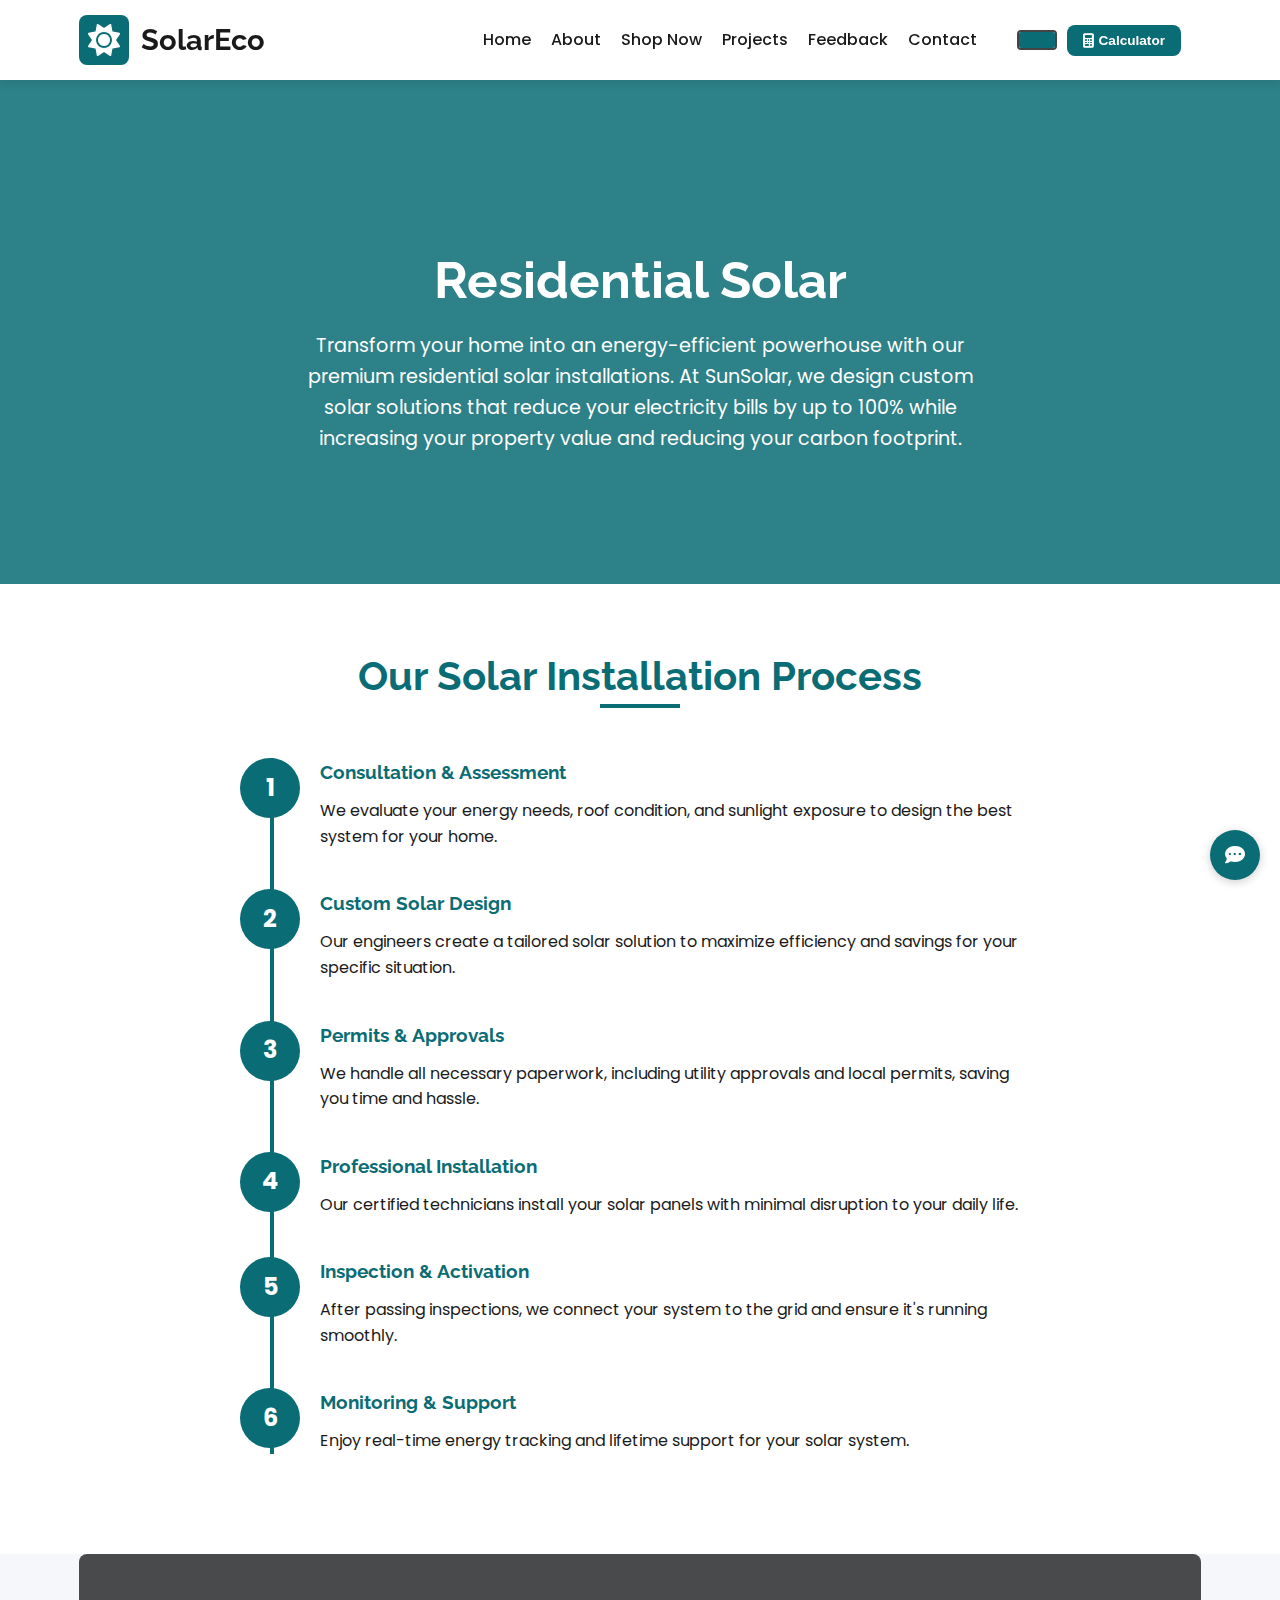
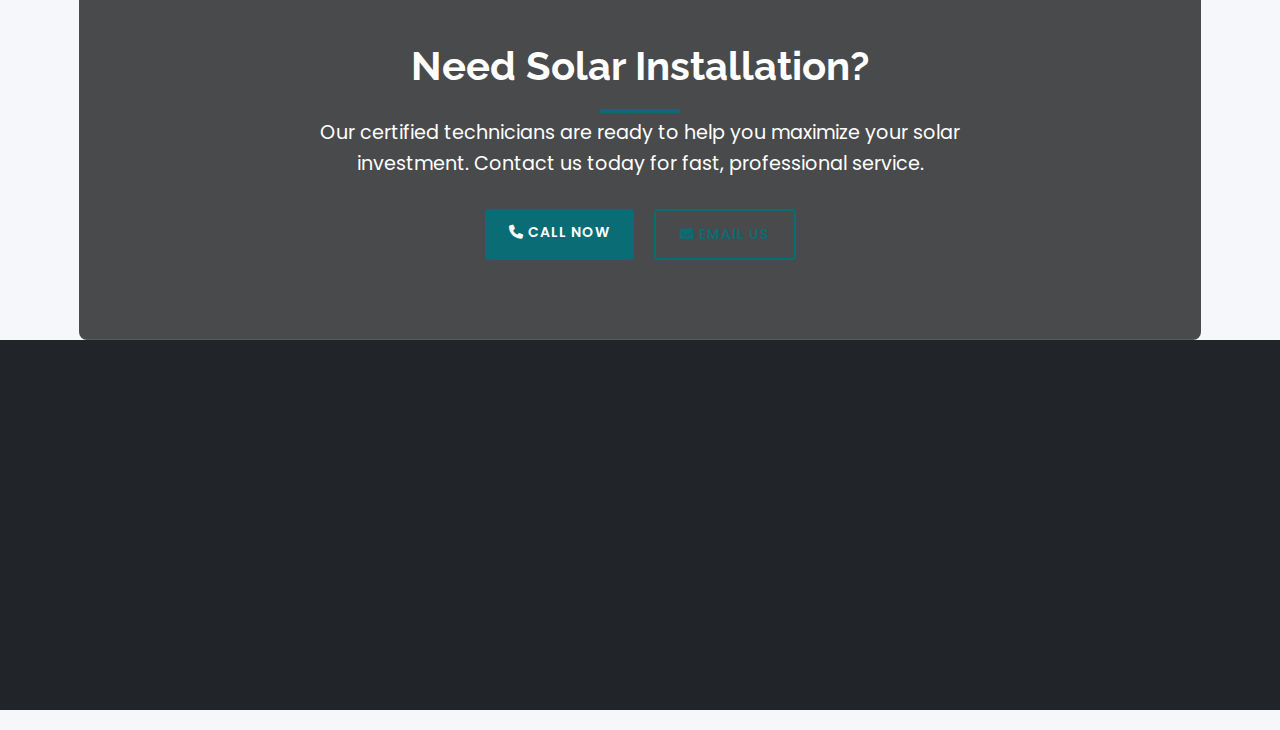
<file: installtion.html>
<!DOCTYPE html>
<html lang="en">
<head>
<meta charset="UTF-8">  
    <meta name="viewport" content="width=device-width, initial-scale=1.0">
    <title>solarEco</title>
    <link rel="stylesheet" href="https://cdnjs.cloudflare.com/ajax/libs/font-awesome/6.4.0/css/all.min.css">
    <link href="https://fonts.googleapis.com/css2?family=Poppins:wght@300;400;500;600;700&family=Raleway:wght@700;800&display=swap" rel="stylesheet">
    <link rel="stylesheet" href="style.css">
</head>
<body>  
    <!-- Header  -->
    <header>
        <div class="container fade-in-right">
            <nav class="navbar">
                <div class="logo"><a href="index.html" style=" color: inherit; text-decoration: none;">
                    <div style="background: var(--primary); color: white; width: 50px; height: 50px; display: flex; align-items: center; justify-content: center; border-radius: 8px; margin-right: 12px;">
                        <i class="fas fa-sun fa-2x"></i>
                    </div></a>
                    <h1><a href="index.html" style="color: inherit; text-decoration: none;">SolarEco</a></h1>
                </div>
                
                <div class="nav-container">
                    <ul class="nav-links">
                        <li><a href="index.html#home">Home</a></li>
                        <li><a href="index.html#about">About</a></li>
                        <li><a href=" index.html#products">Shop Now</a></li>
                        <li><a href="index.html#projects">Projects</a></li>
                        <li><a href="index.html#testimonials">Feedback</a></li>
                        <li><a href="index.html#contact">Contact</a></li>
                    </ul>
                    
                    <div class="nav-buttons">             
                      <!-- Battery Toggle -->
                      <div id="batteryToggle" class="battery-toggle" title="Toggle Theme">
                        <div class="battery">
                          <div class="charge"></div>
                          <div class="tip"></div>
                        </div>
                      </div>

                      <!-- Calculator Toggle -->
                      <div id="calculatorToggle" class="calculator-toggle" title="Solar Calculator">
                        <button><a href="calculator.html">Calculator</a></button>
                      </div>
                    </div>
                </div>
                
                <div class="mobile-menu">
                    <i class="fas fa-bars"></i>
                </div>
            </nav>
        </div>
    </header>

    <!-- Hero Section -->
    <section id="home" class="hero fade-in ease-out">
        <div class="container fade-in-up" style="opacity: 0; transform: translateY(40px); transition: all 0.8s ease-out;">
            <h1>Residential Solar</h1>
            <p>Transform your home into an energy-efficient powerhouse with our premium residential solar installations.
 At SunSolar, we design custom solar solutions that reduce your electricity bills by up to 100% while increasing your property value and reducing your carbon footprint.</p>
        </div>
    </section>

    <!-- INSTALLATION pROCESS -->
    
    <!-- Process Section -->
    <section class="process" id="process">
        <div class="container">
            <h2 class="section-title">Our Solar Installation Process</h2>
            <div class="process-steps">
                <div class="process-step">
                    <div class="step-number">1</div>
                    <h3>Consultation & Assessment</h3>
                    <p>We evaluate your energy needs, roof condition, and sunlight exposure to design the best system for your home.</p>
                </div>
                <div class="process-step">
                    <div class="step-number">2</div>
                    <h3>Custom Solar Design</h3>
                    <p>Our engineers create a tailored solar solution to maximize efficiency and savings for your specific situation.</p>
                </div>
                <div class="process-step">
                    <div class="step-number">3</div>
                    <h3>Permits & Approvals</h3>
                    <p>We handle all necessary paperwork, including utility approvals and local permits, saving you time and hassle.</p>
                </div>
                <div class="process-step">
                    <div class="step-number">4</div>
                    <h3>Professional Installation</h3>
                    <p>Our certified technicians install your solar panels with minimal disruption to your daily life.</p>
                </div>
                <div class="process-step">
                    <div class="step-number">5</div>
                    <h3>Inspection & Activation</h3>
                    <p>After passing inspections, we connect your system to the grid and ensure it's running smoothly.</p>
                </div>
                <div class="process-step">
                    <div class="step-number">6</div>
                    <h3>Monitoring & Support</h3>
                    <p>Enjoy real-time energy tracking and lifetime support for your solar system.</p>
                </div>
            </div>
        </div>
    </section>

    
    <!-- CTA Section -->
    <section class="container">
        <div class="maintenance-cta" id="contact">
            <h2 style="color: white;">Need Solar Installation?</h2>
            <p>Our certified technicians are ready to help you maximize your solar investment. Contact us today for fast, professional service.</p>
            <div class="cta-btns">
                <a href="tel:+92 3353303400" class="btn"><i class="fas fa-phone"></i> Call Now</a>
                <a href="https://mail.google.com/mail/u/0/" class="btn btn-outline"><i class="fas fa-envelope"></i> Email Us</a>
            </div>
        </div>
    </section>


  
<!-- FOOTER -->
  <footer>
    <div class="container fade-in-up">
        <div class="footer-content">
            <div class="footer-column">
                <div class="logo">
                    <div style="background: var(--secondary); color: var(--dark); width: 50px; height: 50px; display: flex; align-items: center; justify-content: center; border-radius: 8px; margin-right: 12px;">
                        <a href="index.html#home" style=" color: inherit; text-decoration: none;">
                            <i class="fas fa-sun fa-2x"></i></a>
                    </div>
                    <h1 style="color: white;"><a href="#home" style=" color: inherit; text-decoration: none;">
                        SolarEco</a></h1>
                </div>
                <p style="margin: 20px 0; color: #adb5bd;">Providing sustainable solar solutions for homes and businesses since 2010.</p>
                <div class="social-links">
                    <a href="https://www.facebook.com/"><i class="fab fa-facebook-f"></i></a>
                    <a href="https://x.com/"><i class="fab fa-twitter"></i></a>
                    <a href="https://www.instagram.com/"><i class="fab fa-instagram"></i></a>
                    <a href="https://pk.linkedin.com/company/sign-in-private-limited"><i class="fab fa-linkedin-in"></i></a>
                </div>
            </div>
            <div class="footer-column">
                <h3>Quick Links</h3>
                <ul class="footer-links">
                    <li><a href="index.html#home">Home</a></li>
                    <li><a href="index.html#services">Services</a></li>
                    <li><a href="index.html#about">About Us</a></li>
                    <li><a href="index.html#projects">Projects</a></li>
                    <li><a href="index.html#contact">Contact</a></li>
                </ul>
            </div>
            <div class="footer-column">
                <h3>Our Services</h3>
                <ul class="footer-links">
                    <li><a href="residentialsolar.html">Residential Solar</a></li>
                    <li><a href="comercia.solar.html">Commercial Solar</a></li>
                    <li><a href="installtion.html">Solar Installation</a></li>
                    <li><a href="maintainance.html">Maintenance & Repair</a></li>
                </ul>
            </div>
            <div class="footer-column">
                <h3>Subscribe</h3>
                <p style="color: #adb5bd; margin-bottom: 20px;">Subscribe to our Page for the latest updates and offers.</p>
                <form id="subscribeForm">
                    <div class="form-group">
                        <input type="email" id="footerEmail" class="form-control" placeholder="Your Email Address" required>
                        <div class="error-message" id="emailError">Please enter a valid email address</div>
                    </div>
                    <button type="submit" class="btn btn-secondary">Subscribe</button>
                </form>
            </div>
        </div>
        <div class="footer-bottom">
            <p>&copy; 2010 SolarEco. All Rights Reserved.</p>
        </div>
    </div>

    <!-- Thank You Alert Box -->
    <div id="thankYouAlert" class="alert-overlay">
        <div class="alert-box">
            <div class="alert-icon">
                <i class="fas fa-check-circle"></i>
            </div>
            <h2 class="alert-title">Thank You!</h2>
            <p class="alert-message">Thank you for subscribing to our newsletter. You'll receive our latest updates and offers soon.</p>
            <button class="alert-button" onclick="closeAlert()">Continue</button>
        </div>
    </div>
</footer>

    <!-- Chat Toggle Button -->
    <div class="chat-toggle" id="chat-toggle">
        <i class="fas fa-comment-dots"></i>
    </div>

    <!-- Chat Container -->
    <div class="chat-container hidden" id="chat-container">
        <div class="chat-header">
            <h3>Live Support</h3>
            <button class="close-btn" id="close-btn">
                <i class="fas fa-times"></i>
            </button>
        </div>
        <div class="chat-messages" id="chat-messages">
            <div class="message bot-message">
                Hello! How can I help you today?
            </div>
        </div>
        <div class="chat-input">
            <input type="text" id="message-input" placeholder="Type your message...">
            <button id="send-btn">Send</button>
        </div>
    </div>
    <script src="index.js"></script>
</body>
</html>
</file>
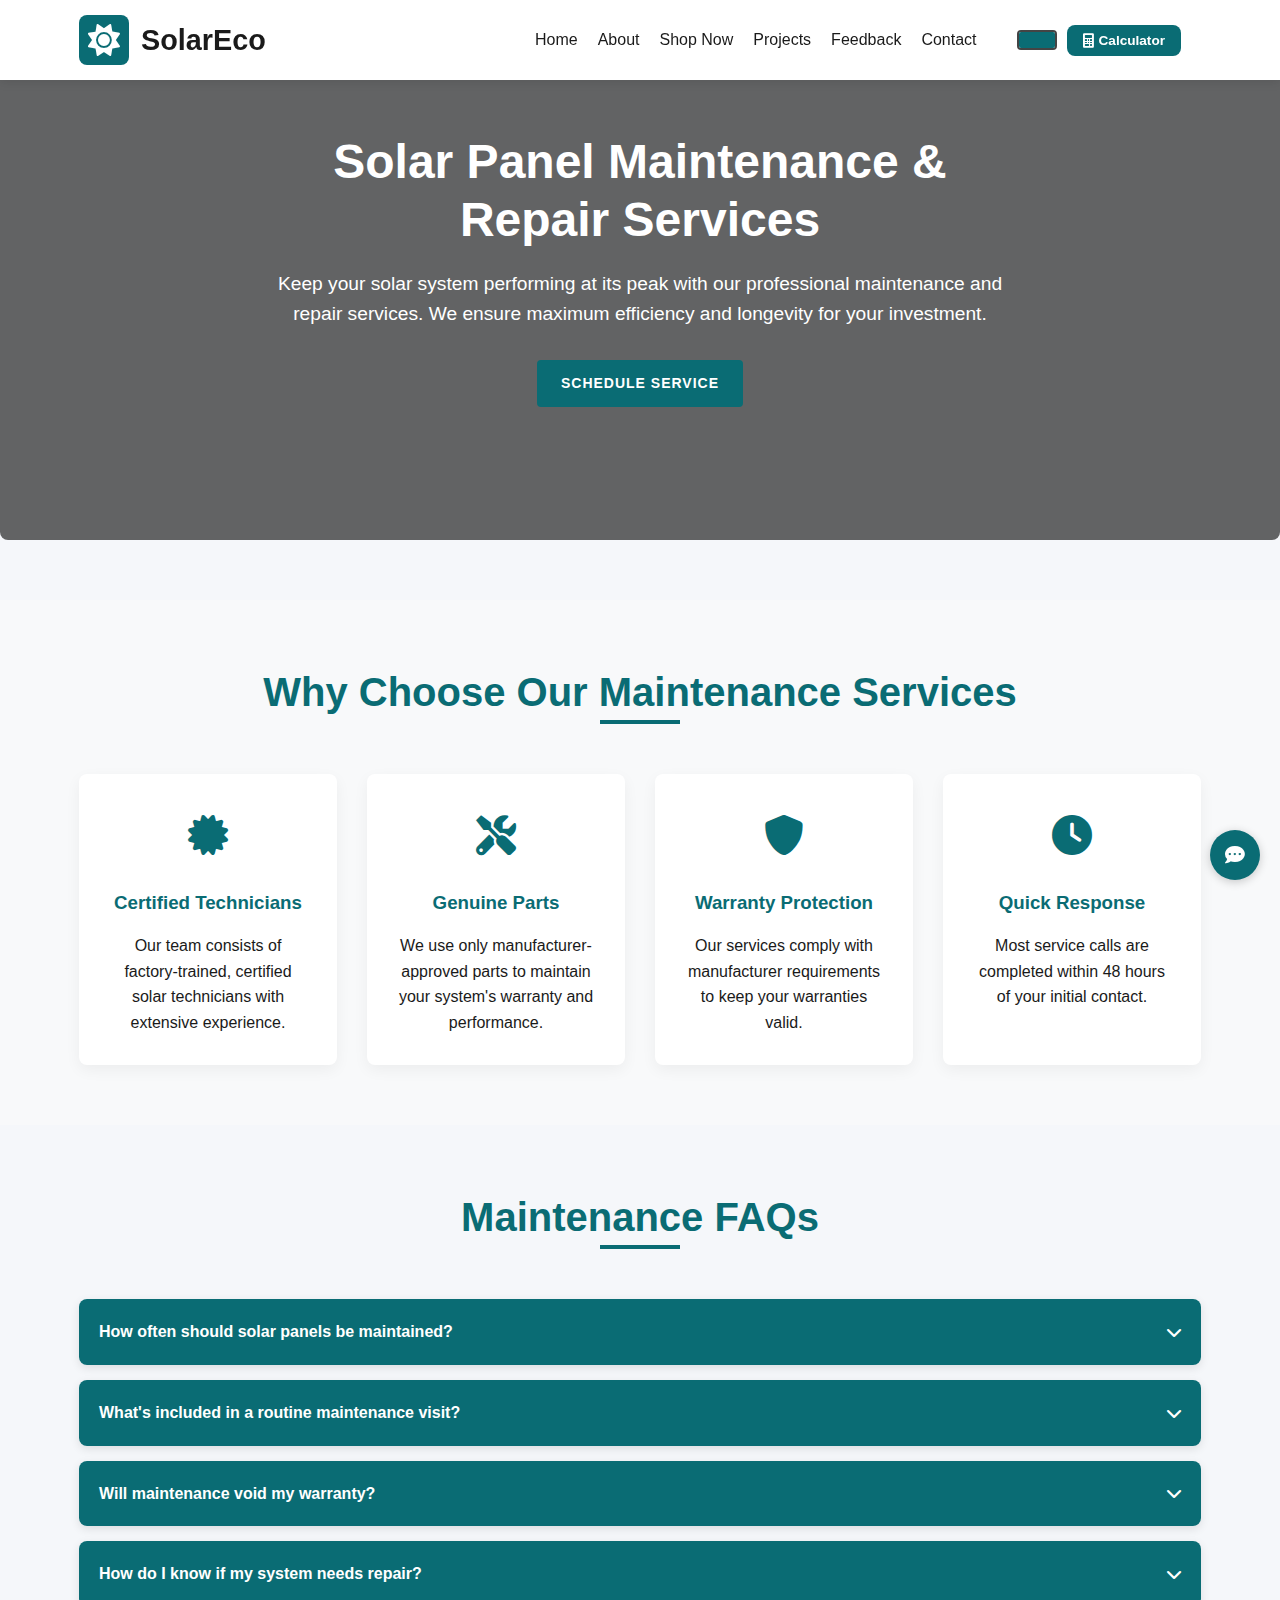
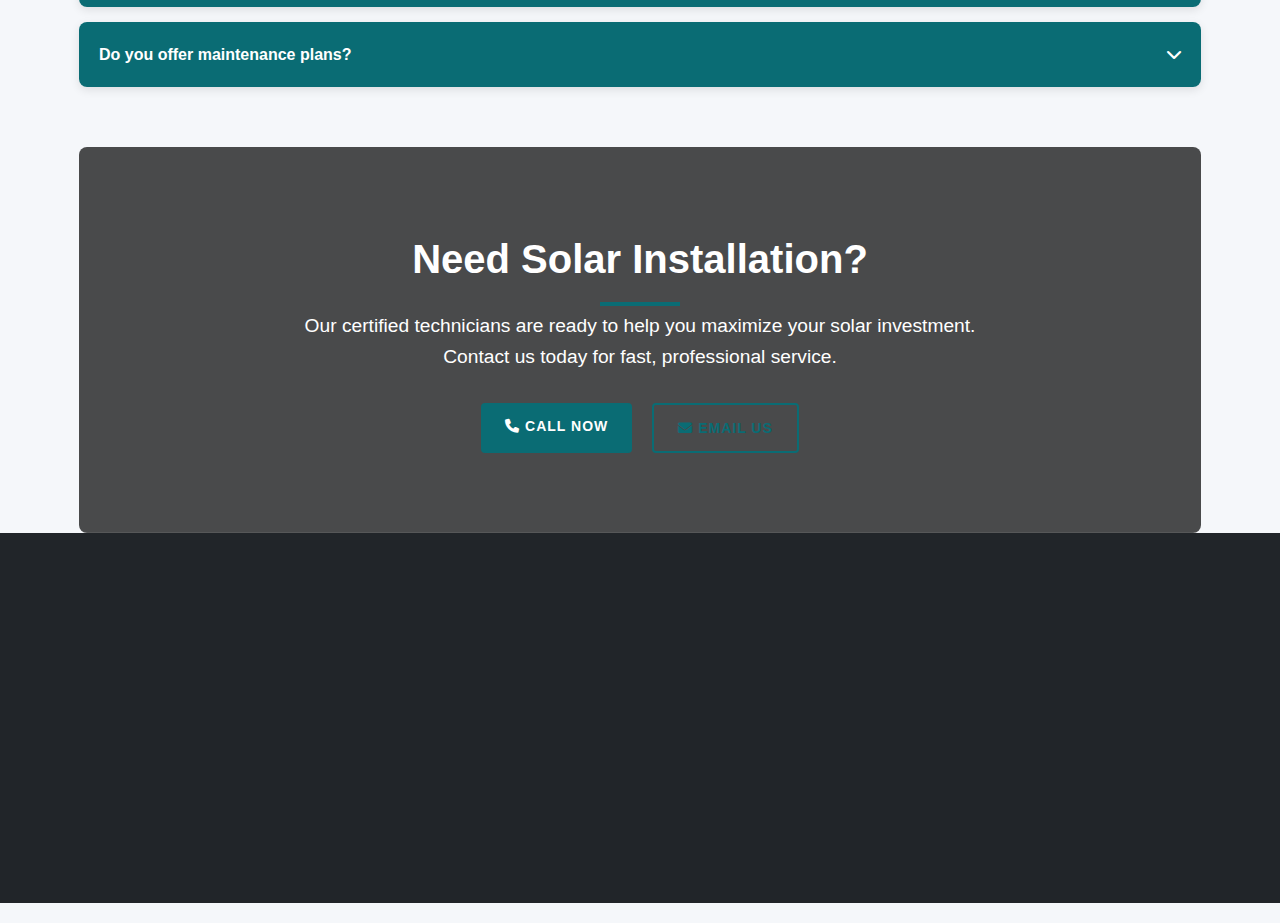
<file: maintainance.html>
<!DOCTYPE html>
<html lang="en">
<head>
    <meta charset="UTF-8">
    <meta name="viewport" content="width=device-width, initial-scale=1.0">
    <title>Solar Panel Maintenance & Repair Services</title>
    <link rel="stylesheet" href="style.css">
    <link rel="stylesheet" href="https://cdnjs.cloudflare.com/ajax/libs/font-awesome/6.0.0-beta3/css/all.min.css">
</head>
<body>

        <!-- Header  -->
       <header>
        <div class="container fade-in-right">
            <nav class="navbar">
                <div class="logo"><a href="index.html" style=" color: inherit; text-decoration: none;">
                    <div style="background: var(--primary); color: white; width: 50px; height: 50px; display: flex; align-items: center; justify-content: center; border-radius: 8px; margin-right: 12px;">
                        <i class="fas fa-sun fa-2x"></i>
                    </div></a>
                    <h1><a href="index.html" style="color: inherit; text-decoration: none;">SolarEco</a></h1>
                </div>
                
                <div class="nav-container">
                    <ul class="nav-links">
                        <li><a href="index.html#home">Home</a></li>
                        <li><a href="index.html#about">About</a></li>
                        <li><a href=" index.html#products">Shop Now</a></li>
                        <li><a href="index.html#projects">Projects</a></li>
                        <li><a href="index.html#testimonials">Feedback</a></li>
                        <li><a href="index.html#contact">Contact</a></li>
                    </ul>
                    
                    <div class="nav-buttons">             
                      <!-- Battery Toggle -->
                      <div id="batteryToggle" class="battery-toggle" title="Toggle Theme">
                        <div class="battery">
                          <div class="charge"></div>
                          <div class="tip"></div>
                        </div>
                      </div>

                      <!-- Calculator Toggle -->
                      <div id="calculatorToggle" class="calculator-toggle" title="Solar Calculator">
                        <button><a href="calculator.html">Calculator</a></button>
                      </div>
                    </div>
                </div>
                
                <div class="mobile-menu">
                    <i class="fas fa-bars"></i>
                </div>
            </nav>
        </div>
    </header>


    <!-- Maintenance Hero Section -->
    <section class="maintenance-hero">
        <div class="container">
            <div class="hero-content">
                <h1 style="color: white;">Solar Panel Maintenance & Repair Services</h1>
                <p>Keep your solar system performing at its peak with our professional maintenance and repair services. We ensure maximum efficiency and longevity for your investment.</p>
                <a href="#contact" class="btn">Schedule Service</a>
            </div>
        </div>
    </section>

 

    <!-- Why Choose Us Section -->
    <section class="why-choose-us">
        <div class="container">
            <h2 class="section-title">Why Choose Our Maintenance Services</h2>
            <div class="features-grid">
                <div class="feature-card">
                    <div class="feature-icon">
                        <i class="fas fa-certificate"></i>
                    </div>
                    <h3>Certified Technicians</h3>
                    <p>Our team consists of factory-trained, certified solar technicians with extensive experience.</p>
                </div>
                <div class="feature-card">
                    <div class="feature-icon">
                        <i class="fas fa-tools"></i>
                    </div>
                    <h3>Genuine Parts</h3>
                    <p>We use only manufacturer-approved parts to maintain your system's warranty and performance.</p>
                </div>
                <div class="feature-card">
                    <div class="feature-icon">
                        <i class="fas fa-shield-alt"></i>
                    </div>
                    <h3>Warranty Protection</h3>
                    <p>Our services comply with manufacturer requirements to keep your warranties valid.</p>
                </div>
                <div class="feature-card">
                    <div class="feature-icon">
                        <i class="fas fa-clock"></i>
                    </div>
                    <h3>Quick Response</h3>
                    <p>Most service calls are completed within 48 hours of your initial contact.</p>
                </div>
            </div>
        </div>
    </section>

    <!-- FAQ Section -->
    <section class="container faq-section">
        <h2 class="section-title">Maintenance FAQs</h2>
        <div class="faq-list">
            <div class="faq-item">
                <div class="faq-question">
                    <span>How often should solar panels be maintained?</span>
                    <i class="fas fa-chevron-down"></i>
                </div>
                <div class="faq-answer">
                    <p>We recommend professional maintenance at least once per year, with visual inspections every 3-6 months. Systems in dusty areas or with heavy bird activity may need more frequent cleaning.</p>
                </div>
            </div>
            <div class="faq-item">
                <div class="faq-question">
                    <span>What's included in a routine maintenance visit?</span>
                    <i class="fas fa-chevron-down"></i>
                </div>
                <div class="faq-answer">
                    <p>Our standard maintenance includes panel cleaning, electrical connection checks, inverter inspection, performance testing, structural inspection, and a detailed report with recommendations.</p>
                </div>
            </div>
            <div class="faq-item">
                <div class="faq-question">
                    <span>Will maintenance void my warranty?</span>
                    <i class="fas fa-chevron-down"></i>
                </div>
                <div class="faq-answer">
                    <p>No, our maintenance services are designed to comply with all manufacturer requirements. In fact, regular professional maintenance helps preserve your warranty coverage.</p>
                </div>
            </div>
            <div class="faq-item">
                <div class="faq-question">
                    <span>How do I know if my system needs repair?</span>
                    <i class="fas fa-chevron-down"></i>
                </div>
                <div class="faq-answer">
                    <p>Warning signs include: sudden drops in energy production, inverter error messages, physical damage to panels, or unusual noises. Contact us immediately if you notice any of these issues.</p>
                </div>
            </div>
            <div class="faq-item">
                <div class="faq-question">
                    <span>Do you offer maintenance plans?</span>
                    <i class="fas fa-chevron-down"></i>
                </div>
                <div class="faq-answer">
                    <p>Yes! We offer annual maintenance contracts that include priority scheduling, discounted rates, and comprehensive system check-ups to keep your solar investment performing at its best.</p>
                </div>
            </div>
        </div>
    </section>

 <!-- CTA Section -->
    <section class="container">
        <div class="maintenance-cta" id="contact">
            <h2 style="color: white;">Need Solar Installation?</h2>
            <p>Our certified technicians are ready to help you maximize your solar investment. Contact us today for fast, professional service.</p>
            <div class="cta-btns">
                <a href="tel:+92 3353303400" class="btn"><i class="fas fa-phone"></i> Call Now</a>
                <a href="https://mail.google.com/mail/u/0/" class="btn btn-outline"><i class="fas fa-envelope"></i> Email Us</a>
            </div>
        </div>
    </section>
    <!-- Footer -->
    <footer>
        <div class="container fade-in-up">
            <div class="footer-content">
                <div class="footer-column">
                    <div class="logo">
                        <div style="background: var(--secondary); color: var(--dark); width: 50px; height: 50px; display: flex; align-items: center; justify-content: center; border-radius: 8px; margin-right: 12px;">
                            <a href="index.html#home" style=" color: inherit; text-decoration: none;">
                                <i class="fas fa-sun fa-2x"></i></a>
                        </div>
                        <h1 style="color: white;"><a href="#home" style=" color: inherit; text-decoration: none;">
                            SolarEco</a></h1>
                    </div>
                    <p style="margin: 20px 0; color: #adb5bd;">Providing sustainable solar solutions for homes and businesses since 2010.</p>
                    <div class="social-links">
                        <a href="#"><i class="fab fa-facebook-f"></i></a>
                        <a href="#"><i class="fab fa-twitter"></i></a>
                        <a href="#"><i class="fab fa-instagram"></i></a>
                        <a href="#"><i class="fab fa-linkedin-in"></i></a>
                    </div>
                </div>
                <div class="footer-column">
                    <h3>Quick Links</h3>
                    <ul class="footer-links">
                        <li><a href="index.html#home">Home</a></li>
                        <li><a href="index.html#services">Services</a></li>
                        <li><a href="index.html#about">About Us</a></li>
                        <li><a href="index.html#projects">Projects</a></li>
                        <li><a href="index.html#contact">Contact</a></li>
                    </ul>
                </div>
                <div class="footer-column">
                    <h3>Our Services</h3>
                    <ul class="footer-links">
                        <li><a href="residentialsolar.html">Residential Solar</a></li>
                        <li><a href="comercia.solar.html">Commercial Solar</a></li>
                        <li><a href="installtion.html">Solar Installation</a></li>
                        <li><a href="maintainance.html">Maintenance & Repair</a></li>
                        
                    </ul>
                </div>
                <div class="footer-column">
                    <h3>Subscribe</h3>
                    <p style="color: #adb5bd; margin-bottom: 20px;">Subscribe to our Page for the latest updates and offers.</p>
                    <form>
                        <div class="form-group">
                            <input type="email" class="form-control" placeholder="Your Email Address">
                        </div>
                        <button type="submit" class="btn btn-secondary">Subscribe</button>
                    </form>
                </div>
            </div>
            <div class="footer-bottom">
                <p>&copy; 2010 SolarEco. All Rights Reserved.</p>
            </div>
        </div>
    </footer>

    <!-- Chat Toggle Button -->
    <div class="chat-toggle" id="chat-toggle">
        <i class="fas fa-comment-dots"></i>
    </div>

    <!-- Chat Container -->
    <div class="chat-container hidden" id="chat-container">
        <div class="chat-header">
            <h3>Live Support</h3>
            <button class="close-btn" id="close-btn">
                <i class="fas fa-times"></i>
            </button>
        </div>
        <div class="chat-messages" id="chat-messages">
            <div class="message bot-message">
                Hello! How can I help you today?
            </div>
        </div>
        <div class="chat-input">
            <input type="text" id="message-input" placeholder="Type your message...">
            <button id="send-btn">Send</button>
        </div>
    </div>



    <script src="index.js">
    </script>
</body>
</html>
</file>
<file: style.css>
:root {
    --primary: #0a6c74;
    --secondary: #0a6c74;
    --accent: #ff6b35;
    --light: #f8f9fa;
    --dark: #212529;
    --gray: #6c757d;
    --transition: all 0.3s ease;
}

* {
    margin: 0;
    padding: 0;
    box-sizing: border-box;
}

body {
    font-family: 'Poppins', sans-serif;
    line-height: 1.6;
    color: var(--dark);
    background-color: #f5f7fa;
    overflow-x: hidden;
}

h1, h2, h3, h4, h5 {
    font-family: 'Raleway', sans-serif;
    font-weight: 700;
    margin-bottom: 1rem;
    color: var(--dark);
}

h1 {
    font-size: 2.5rem;
    line-height: 1.2;
}

h2 {
    font-size: 2rem;
    text-align: center;
    margin-bottom: 2.5rem;
    position: relative;
}

h2:after {
    content: '';
    position: absolute;
    bottom: -15px;
    left: 50%;
    transform: translateX(-50%);
    width: 80px;
    height: 4px;
    background: var(--secondary);
}

.container {
    width: 90%;
    max-width: 1200px;
    margin: 0 auto;
    padding: 0 15px;
}

.btn {
    display: inline-block;
    padding: 12px 24px;
    border-radius: 50px;
    text-decoration: none;
    font-weight: 600;
    transition: var(--transition);
    text-transform: uppercase;
    letter-spacing: 1px;
    font-size: 14px;
    border: none;
    cursor: pointer;
}

.btn-primary {
    background: var(--primary);
    color: white;
}

.btn-primary:hover {
    background: #084a50;
    transform: translateY(-3px);
    box-shadow: 0 10px 20px rgba(0,0,0,0.1);
}

.btn-secondary {
    background: var(--secondary);
    color: var(--dark);
}

.btn-secondary:hover {
    background: #e0a800;
    transform: translateY(-3px);
    box-shadow: 0 10px 20px rgba(0,0,0,0.1);
}

section {
    padding: 60px 0;
}

.text-center {
    text-align: center;
}

/* Header Styles */
header {
    background-color: rgb(255, 255, 255);
    box-shadow: 0 2px 10px rgba(0,0,0,0.1);
    position: fixed;
    top: 0;
    width: 100%;
    z-index: 1000;
}

.navbar {
    display: flex;
    justify-content: space-between;
    align-items: center;
    padding: 15px 0;
    
}

.logo {
    display: flex;
    align-items: center;
}

.logo img {
    height: 50px;
    margin-right: 10px;
}

.logo h1 {
    font-size: 1.5rem;
    margin: 0;
    color: var(--primary);
}

.nav-links {
    display: flex;
    list-style: none;
}

.nav-links li {
    margin-left: 20px;
}

.nav-links a {
    text-decoration: none;
    color: var(--dark);
    font-weight: 500;
    transition: var(--transition);
    position: relative;
    font-size: 0.9rem;
}

.nav-links a:hover {
    color: var(--primary);
}

.nav-links a:after {
    content: '';
    position: absolute;
    bottom: -5px;
    left: 0;
    width: 0;
    height: 2px;
    background: var(--primary);
    transition: var(--transition);
}

.nav-links a:hover:after {
    width: 100%;
}

.mobile-menu {
    display: none;
    font-size: 1.5rem;
    cursor: pointer;
}

/* battery */

/* Theme Colors */
:root {
  --bg-light: #ffffff;
  --bg-dark: #121212;
  --text-light: #111;
  --text-dark: #eee;
  --battery-full: #0a6c74;
  --battery-low: red;
}

body.light-theme {
  background-color: #f5f7fa;
  color: #1a1a1a;
}

body.dark-theme {
  background-color: #1a1a1a;
  color: #f5f7fa;
}


.battery-toggle {
  margin-left: 20px;
  cursor: pointer;
}

.battery {
  width: 40px;
  height: 20px;
  border: 2px solid #444;
  border-radius: 4px;
  position: relative;
  background: #ccc;
  display: flex;
  align-items: center;
  overflow: hidden;
}

.battery .tip {
  position: absolute;
  right: -6px;
  width: 6px;
  height: 10px;
  background: #444;
  top: 5px;
  border-radius: 2px;
}

.battery .charge {
  height: 100%;
  transition: width 0.4s, background 0.4s;
}

/* Light Mode Battery = Full */
body.light-theme .battery .charge {
  width: 100%;
  background: var(--battery-full);
  animation: pulseCharge 1s infinite;
}

/* Dark Mode Battery = Low */
body.dark-theme .battery .charge {
  width: 20%;
  background: var(--battery-low);
  animation: none;
}

@keyframes pulseCharge {
  0% { opacity: 1; }
  50% { opacity: 0.5; }
  100% { opacity: 1; }
}

.nav-links a {
  color: inherit;
}
.logo h1 {
  color: inherit;
}


/* calcilator */

.nav-buttons {
  display: flex;
  align-items: center;
  margin-left: auto;
  padding-right: 20px;
}.calculator-toggle {
  margin-left: 10px;
}

.calculator-toggle button {
  background-color: var(--primary);
  color: white;
  border: none;
  border-radius: 8px;
  padding: 8px 16px;
  font-size: 0.85rem;
  font-weight: 600;
  cursor: pointer;
  transition: all 0.3s ease;
  display: flex;
  align-items: center;
  justify-content: center;
}

.calculator-toggle button:hover {
  background-color: var(--dark);
  transform: scale(1.05);
}

.calculator-toggle button a {
  color: inherit;
  text-decoration: none;
  display: flex;
  align-items: center;
  gap: 5px;
}

.calculator-toggle button a::before {
  content: "\f1ec"; /* FontAwesome calculator icon */
  font-family: "Font Awesome 5 Free";
  font-weight: 900;
  font-size: 0.9rem;
}



/* Hero Section */
.hero {
    background: linear-gradient(rgba(10, 108, 116, 0.85), rgba(10, 108, 116, 0.85)), url('https://images.unsplash.com/photo-1509391366360-2e959784a276?ixlib=rb-4.0.3&auto=format&fit=crop&w=1950&q=80');
    background-size: cover;
    background-position: center;
    color: white;
    padding: 150px 0 80px;
    text-align: center;
    margin-top: 70px; /* Account for fixed header */
}

.hero h1 {
    font-size: 2.2rem;
    margin-bottom: 20px;
    color: white;
}

.hero p {
    font-size: 1rem;
    max-width: 700px;
    margin: 0 auto 30px;
    padding: 0 15px;
}

.hero-buttons {
    display: flex;
    justify-content: center;
    gap: 15px;
    flex-wrap: wrap;
}

/* Services Section */
.services {
    background-color: white;
}

.services-grid {
    display: grid;
    grid-template-columns: repeat(auto-fit, minmax(250px, 1fr));
    gap: 20px;
    margin-top: 30px;
}

.service-card {
    background: white;
    border-radius: 10px;
    overflow: hidden;
    box-shadow: 0 5px 15px rgba(0,0,0,0.05);
    transition: var(--transition);
    text-align: center;
    padding: 30px 20px;
}

.service-card:hover {
    transform: translateY(-10px);
    box-shadow: 0 15px 30px rgba(0,0,0,0.1);
    border: #0a6c74 2px solid;
}

.service-icon {
    font-size: 2.5rem;
    color: var(--primary);
    margin-bottom: 15px;
    transition: transform 0.2s;
    transform-style: preserve-3d;
}

.service-icon:hover {
    transform: rotateY(180deg);
}

.service-card h3 {
    font-size: 1.3rem;
    font-family: Arial, Helvetica;
    margin-bottom: 10px;
}

/* About Section */
.about {
    background: linear-gradient(to bottom, #f8f9fa, #e9ecef);
}

.about-content {
    display: flex;
    flex-direction: column;
    gap: 30px;
}

.about-text {
    flex: 1;
}

.about-image {
    flex: 1;
    border-radius: 10px;
    overflow: hidden;
    box-shadow: 0 10px 30px rgba(0,0,0,0.1);
}

.about-image img {
    width: 100%;
    height: auto;
    display: block;
}

.stats {
    display: grid;
    grid-template-columns: repeat(2, 1fr);
    gap: 15px;
    margin-top: 30px;
}

.stat-box {
    text-align: center;
    padding: 15px;
    background: white;
    border-radius: 10px;
    box-shadow: 0 5px 15px rgba(0,0,0,0.05);
}

.stat-box .number {
    font-size: 1.8rem;
    font-weight: 700;
    color: var(--primary);
    margin-bottom: 5px;
}

/* Projects Section */
.projects-grid {
    display: grid;
    grid-template-columns: repeat(auto-fit, minmax(280px, 1fr));
    gap: 20px;
}

.project-card {
    border-radius: 10px;
    overflow: hidden;
    box-shadow: 0 5px 15px rgba(0,0,0,0.05);
    position: relative;
}

.project-image {
    height: 200px;
    overflow: hidden;
}

.project-image img {
    width: 100%;
    height: 100%;
    object-fit: cover;
    transition: transform 0.5s ease;
}

.project-card:hover .project-image img {
    transform: scale(1.1);
}

.project-info {
    padding: 15px;
    background: white;
}

.project-info h3 {
    margin-bottom: 10px;
    color: var(--primary);
    font-size: 1.2rem;
}

/* Review */
.testimonials {
    background: linear-gradient(to bottom, #e9ecef, #f8f9fa);
}

.testimonials-wrapper {
    display: flex;
    flex-direction: column;
    gap: 20px;
}

.testimonial-container {
    width: 100%;
    position: relative;
}

.testimonial {
    background: white;
    padding: 25px;
    border-radius: 10px;
    box-shadow: 0 10px 30px rgba(0,0,0,0.05);
    text-align: center;
    margin: 10px 0;
}

.client-info {
    display: flex;
    align-items: center;
    justify-content: center;
    margin-top: 20px;
}

.client-image {
    width: 50px;
    height: 50px;
    border-radius: 50%;
    overflow: hidden;
    margin-right: 15px;
}

.client-image img {
    width: 100%;
    height: 100%;
    object-fit: cover;
}

.quote-icon {
    font-size: 2rem;
    color: var(--secondary);
    opacity: 0.3;
    margin-bottom: 15px;
}

/* Contact Section */
/* Contact Section */
.contact {
    background: white;
}

.contact-wrapper {
    display: grid;
    grid-template-columns: repeat(auto-fit, minmax(300px, 1fr));
    gap: 50px;
}

.contact-info {
    padding: 30px;
}

.contact-info h3 {
    color: var(--primary);
    margin-bottom: 20px;
}

.contact-item {
    display: flex;
    margin-bottom: 25px;
}

.contact-icon {
    min-width: 50px;
    height: 50px;
    background: var(--primary);
    border-radius: 50%;
    display: flex;
    align-items: center;
    justify-content: center;
    margin-right: 15px;
    color: white;
    font-size: 1.2rem;
}

.contact-form {
    background: #f8f9fa;
    padding: 40px;
    border-radius: 10px;
}

.form-group {
    margin-bottom: 20px;
}

.form-group label {
    display: block;
    margin-bottom: 8px;
    font-weight: 500;
}

.form-control {
    width: 100%;
    padding: 12px 15px;
    border: 1px solid #ddd;
    border-radius: 5px;
    font-family: inherit;
    font-size: 1rem;
    transition: var(--transition);
}

.form-control:focus {
    outline: none;
    border-color: var(--primary);
    box-shadow: 0 0 0 3px rgba(10, 108, 116, 0.1);
}
/* Footer */
footer {
    background: var(--dark);
    color: white;
    padding: 40px 0 20px;
}

.footer-content {
    display: flex;
    flex-direction: column;
    gap: 30px;
    margin-bottom: 30px;
}

.footer-column h3 {
    color: var(--secondary);
    margin-bottom: 20px;
    font-size: 1.2rem;
}

.footer-links {
    list-style: none;
    margin-bottom: 20px;
}

.footer-links li {
    margin-bottom: 10px;
}

.footer-links a {
    color: #adb5bd;
    text-decoration: none;
    transition: var(--transition);
    font-size: 0.9rem;
}

.footer-links a:hover {
    color: var(--secondary);
    padding-left: 5px;
}

.social-links {
    display: flex;
    gap: 10px;
    margin-top: 15px;
}

.social-links a {
    display: flex;
    align-items: center;
    justify-content: center;
    width: 35px;
    height: 35px;
    border-radius: 50%;
    background: rgba(255,255,255,0.1);
    color: white;
    transition: var(--transition);
    font-size: 0.9rem;
}

.social-links a:hover {
    background: var(--secondary);
    transform: translateY(-5px);
}

.footer-bottom {
    text-align: center;
    padding-top: 20px;
    border-top: 1px solid rgba(255,255,255,0.1);
    color: #adb5bd;
    font-size: 0.8rem;
}

/* Chat Container */
.chat-container {
    position: fixed;
    bottom: 20px;
    right: 20px;
    width: 300px;
    max-width: 90%;
    height: 350px;
    background: white;
    border-radius: 10px;
    box-shadow: 0 5px 15px rgba(0, 0, 0, 0.2);
    display: flex;
    flex-direction: column;
    overflow: hidden;
    z-index: 1000;
    font-family: Arial, sans-serif;
}

/* Chat Header */
.chat-header {
    background: var(--primary);
    color: white;
    padding: 12px;
    display: flex;
    justify-content: space-between;
    align-items: center;
}

.chat-header h3 {
    margin: 0;
    font-size: 14px;
    color: white;
}

.close-btn {
    background: none;
    border: none;
    color: white;
    font-size: 16px;
    cursor: pointer;
}

/* Chat Messages */
.chat-messages {
    flex: 1;
    padding: 12px;
    overflow-y: auto;
    background: #f9f9f9;
    font-size: 0.9rem;
}

.message {
    margin-bottom: 12px;
    max-width: 80%;
    padding: 8px 10px;
    border-radius: 5px;
    word-wrap: break-word;
    font-size: 0.9rem;
}

.user-message {
    background: #e3f2fd;
    margin-left: auto;
    border-top-right-radius: 0;
}

.bot-message {
    background: #f1f1f1;
    margin-right: auto;
    border-top-left-radius: 0;
}

/* Chat Input */
.chat-input {
    display: flex;
    padding: 10px;
    border-top: 1px solid #ddd;
    background: white;
}

#message-input {
    flex: 1;
    padding: 8px;
    border: 1px solid #ddd;
    border-radius: 5px;
    outline: none;
    font-size: 0.9rem;
}

#send-btn {
    margin-left: 8px;
    padding: 8px 12px;
    background: var(--primary);
    color: white;
    border: none;
    border-radius: 5px;
    cursor: pointer;
    font-size: 0.9rem;
}

#send-btn:hover {
    background: var(--gray);
}

/* Chat Toggle Button */
.chat-toggle {
    position: fixed;
    bottom: 20px;
    right: 20px;
    background: var(--primary);
    color: white;
    width: 50px;
    height: 50px;
    border-radius: 50%;
    display: flex;
    justify-content: center;
    align-items: center;
    cursor: pointer;
    box-shadow: 0 2px 10px rgba(0, 0, 0, 0.2);
    z-index: 999;
}

.chat-toggle i {
    font-size: 20px;
}

/* Animation */
.hidden {
    display: none !important;
}

/* Animation Classes */
.fade-in {
    opacity: 0;
    transform: translateY(20px);
    transition: opacity 0.6s ease-out, transform 0.6s ease-out;
}

.fade-in-up {
    opacity: 0;
    transform: translateY(40px);
    transition: opacity 0.8s ease-out, transform 0.8s ease-out;
}

.fade-in-left {
    opacity: 0;
    transform: translateX(-40px);
    transition: opacity 0.8s ease-out, transform 0.8s ease-out;
}

.fade-in-right {
    opacity: 0;
    transform: translateX(40px);
    transition: opacity 0.8s ease-out, transform 0.8s ease-out;
}

.scale-in {
    opacity: 0;
    transform: scale(0.95);
    transition: opacity 0.6s ease-out, transform 0.6s ease-out;
}

/* Active state that triggers the animation */
.fade-in.active,
.fade-in-up.active,
.fade-in-left.active,
.fade-in-right.active,
.scale-in.active {
    opacity: 1;
    transform: translateY(0) translateX(0) scale(1);
}

/* Delay classes for staggered animations */
.delay-1 { transition-delay: 0.1s; }
.delay-2 { transition-delay: 0.2s; }
.delay-3 { transition-delay: 0.3s; }
.delay-4 { transition-delay: 0.4s; }
.delay-5 { transition-delay: 0.5s; }
.delay-6 { transition-delay: 0.6s; }

/* Responsive Design */
@media (min-width: 576px) {
    h1 {
        font-size: 2.8rem;
    }
    
    h2 {
        font-size: 2.2rem;
    }
    
    .hero {
        padding: 160px 0 90px;
    }
    
    .hero h1 {
        font-size: 2.8rem;
    }
    
    .hero p {
        font-size: 1.1rem;
    }
    
    .stats {
        grid-template-columns: repeat(4, 1fr);
    }
    
    .testimonials-wrapper {
        flex-direction: row;
        flex-wrap: wrap;
    }
    
    .testimonial-container {
        width: calc(50% - 10px);
    }
    
    .footer-content {
        flex-direction: row;
        flex-wrap: wrap;
    }
    
    .footer-column {
        flex: 1 1 200px;
    }
}

@media (min-width: 768px) {
    section {
        padding: 80px 0;
    }
    
    .hero {
        padding: 180px 0 100px;
    }
    
    .hero h1 {
        font-size: 3.2rem;
    }
    
    .hero p {
        font-size: 1.2rem;
    }
    
    .about-content {
        flex-direction: row;
    }
    
    .contact-wrapper {
        flex-direction: row;
    }
    
    .contact-info {
        padding: 30px;
    }
    
    .contact-form {
        padding: 40px;
    }
    
    .testimonial {
        padding: 30px;
    }
    
    .client-image {
        width: 60px;
        height: 60px;
    }
}

@media (min-width: 992px) {
    h1 {
        font-size: 3.5rem;
    }
    
    h2 {
        font-size: 2.5rem;
    }
    
    .logo h1 {
        font-size: 1.8rem;
    }
    
    .nav-links a {
        font-size: 1rem;
    }
    
    .nav-links li {
        margin-left: 30px;
    }
    
    .services-grid {
        gap: 30px;
    }
    
    .service-card {
        padding: 40px 25px;
    }
    
    .service-icon {
        font-size: 3rem;
    }
    
    .project-image {
        height: 250px;
    }
    
    .stat-box {
        padding: 20px;
    }
    
    .stat-box .number {
        font-size: 2.5rem;
    }
    
    .testimonial {
        padding: 40px;
    }
}
/* Add these styles to your existing CSS */

.nav-container {
    display: flex;
    align-items: center;
}

/* Mobile menu styles */
@media (max-width: 768px) {
    .mobile-menu {
        display: block;
        font-size: 1.5rem;
        cursor: pointer;
        z-index: 1001;
    }
    
    .nav-container {
        position: absolute;
        top: 80px;
        left: 0;
        background: white;
        width: 100%;
        flex-direction: column;
        align-items: center;
        padding: 20px 0;
        box-shadow: 0 5px 10px rgba(0,0,0,0.1);
        clip-path: polygon(0 0, 100% 0, 100% 0, 0 0);
        transition: var(--transition);
        z-index: 1000;
    }
    
    .nav-container.active {
        clip-path: polygon(0 0, 100% 0, 100% 100%, 0 100%);
    }
    
    .nav-links {
        flex-direction: column;
        width: 100%;
        margin-bottom: 20px;
    }
    
    .nav-links li {
        margin: 15px 0;
        text-align: center;
    }
    
    .nav-buttons {
        display: flex;
        justify-content: center;
        gap: 15px;
        margin-top: 15px;
    }
    
    /* Dark theme adjustments for mobile */
    body.dark-theme .nav-container {
        background: #1e1e1e;
    }
}

/* For larger screens */
@media (min-width: 769px) {
    .nav-container {
        display: flex;
        align-items: center;
    }
    
    .nav-links {
        display: flex;
        list-style: none;
        margin-right: 20px;
    }
    
    .nav-links li {
        margin-left: 20px;
    }
    
    .mobile-menu {
        display: none;
    }
}

.error-message {
    color: #ff4444;
    font-size: 0.8rem;
    margin-top: 5px;
}

/* product *//* Products Section - Simplified */
.products {
    background: linear-gradient(to bottom, #f8f9fa, #e9ecef);
    padding: 80px 0;
}

.section-subtitle {
    text-align: center;
    color: var(--gray);
    margin-bottom: 40px;
    font-size: 1.1rem;
}

.product-categories {
    display: grid;
    grid-template-columns: repeat(auto-fill, minmax(280px, 1fr));
    gap: 25px;
}

.category-card {
    background: white;
    border-radius: 10px;
    overflow: hidden;
    box-shadow: 0 5px 15px rgba(0,0,0,0.05);
    transition: transform 0.3s ease, box-shadow 0.3s ease;
    display: flex;
    flex-direction: column;
}

.category-card:hover {
    transform: translateY(-10px);
    box-shadow: 0 15px 30px rgba(0,0,0,0.1);
}

.category-image {
    height: 200px;
    overflow: hidden;
}

.category-image img {
    width: 100%;
    height: 100%;
    object-fit: cover;
    transition: transform 0.5s ease;
}

.category-card:hover .category-image img {
    transform: scale(1.05);
}

.category-header {
    padding: 20px;
    background: var(--primary);
    color: white;
    text-align: center;
}

.category-header h3 {
    color: white;
    margin: 0;
    font-size: 1.3rem;
}

.btn-category {
    display: block;
    text-align: center;
    padding: 15px;
    background: var(--light);
    color: var(--dark);
    text-decoration: none;
    font-weight: 600;
    transition: background 0.3s ease;
    margin-top: auto;
}

.btn-category:hover {
    background: var(--bg-dark);
    color: white;
}



/* Solar Energy Themed Colors */
:root {
  --solar-yellow:  #0a6c74;
  --solar-orange:  #0a6c74;
  --solar-blue:  #399ca0;
  --solar-dark: #212529;
  --solar-light:#6c757d;
  --solar-accent:  #0a6c74;
}

/* Filter Section - Solar Flare Effect */
.filter-section {
  background: linear-gradient(135deg, #f8f9fa 0%, #e3f2fd 100%);
  padding: 2.5rem 0;
  border-radius: 12px;
  box-shadow: 0 8px 32px rgba(0, 0, 0, 0.1);
  margin-bottom: 3rem;
  position: relative;
  overflow: hidden;
  border: 1px solid rgba(52, 152, 219, 0.2);
}

.filter-btn a{
    color: inherit;
    text-decoration: none;
}
.filter-section::before {
  content: '';
  position: absolute;
  top: -50%;
  left: -50%;
  width: 200%;
  height: 200%;
  background: radial-gradient(circle, rgba(249, 215, 28, 0.1) 0%, transparent 70%);
  animation: solarPulse 15s infinite linear;
  z-index: 0;
}

@keyframes solarPulse {
  0% { transform: rotate(0deg); }
  100% { transform: rotate(360deg); }
}

/* Search Bar - Energy Flow Effect */
.search-bar {
  display: flex;
  margin-bottom: 2rem;
  position: relative;
  z-index: 1;
}

.search-input {
  flex: 1;
  padding: 0.85rem 1.25rem;
  border: 2px solid var(--solar-blue);
  border-radius: 8px 0 0 8px;
  font-size: 1rem;
  background-color: rgba(255, 255, 255, 0.9);
  transition: all 0.4s cubic-bezier(0.68, -0.55, 0.265, 1.55);
  box-shadow: 0 2px 10px rgba(52, 152, 219, 0.1);
}

.search-input:focus {
  outline: none;
  border-color: var(--solar-orange);
  box-shadow: 0 0 0 3px rgba(249, 215, 28, 0.3);
  transform: scale(1.02);
}

.search-btn {
  padding: 0 1.5rem;
  background: linear-gradient(135deg, var(--solar-blue) 0%, var(--solar-accent) 100%);
  color: white;
  border: none;
  border-radius: 0 8px 8px 0;
  cursor: pointer;
  transition: all 0.4s ease;
  position: relative;
  overflow: hidden;
  box-shadow: 0 4px 15px rgba(52, 152, 219, 0.3);
}

.search-btn::after {
  content: '';
  position: absolute;
  top: -50%;
  left: -60%;
  width: 200%;
  height: 200%;
  background: rgba(255, 255, 255, 0.2);
  transform: rotate(30deg);
  transition: all 0.3s ease;
}

.search-btn:hover {
  background: linear-gradient(135deg, var(--solar-orange) 0%, var(--solar-yellow) 100%);
  box-shadow: 0 6px 20px rgba(255, 127, 17, 0.4);
}

.search-btn:hover::after {
  left: 100%;
}

.search-btn i {
  transition: transform 0.3s ease;
}

.search-btn:hover i {
  transform: scale(1.2);
}

/* Filter Group - Solar Panel Inspired */
.filter-group {
  margin-bottom: 2rem;
  position: relative;
  z-index: 1;
  background: rgba(255, 255, 255, 0.8);
  padding: 1.5rem;
  border-radius: 10px;
  box-shadow: 0 4px 15px rgba(0, 0, 0, 0.05);
  transition: all 0.3s ease;
}

.filter-group:hover {
  transform: translateY(-5px);
  box-shadow: 0 8px 25px rgba(0, 0, 0, 0.1);
}

.filter-group h3 {
  color: var(--solar-dark);
  margin-bottom: 1rem;
  font-size: 1.2rem;
  font-weight: 700;
  position: relative;
  display: inline-block;
}

.filter-group h3::after {
  content: '';
  position: absolute;
  bottom: -5px;
  left: 0;
  width: 40px;
  height: 3px;
  background: linear-gradient(90deg, var(--solar-blue), var(--solar-accent));
  border-radius: 3px;
}

/* Filter Buttons - Solar Cell Inspired */
.filter-options {
  display: flex;
  flex-wrap: wrap;
  gap: 0.75rem;
}

.filter-btn {
  padding: 0.65rem 1.25rem;
  background: rgba(52, 152, 219, 0.1);
  color: var(--solar-dark);
  border: 2px solid rgba(52, 152, 219, 0.3);
  border-radius: 6px;
  cursor: pointer;
  transition: all 0.4s cubic-bezier(0.25, 0.8, 0.25, 1);
  font-size: 0.95rem;
  font-weight: 500;
  position: relative;
  overflow: hidden;
  box-shadow: 0 2px 5px rgba(0, 0, 0, 0.05);
}

.filter-btn::before {
  content: '';
  position: absolute;
  top: 0;
  left: 0;
  width: 100%;
  height: 100%;
  background: linear-gradient(135deg, rgba(52, 152, 219, 0.1) 0%, rgba(46, 204, 113, 0.1) 100%);
  transform: scaleX(0);
  transform-origin: right;
  transition: transform 0.4s ease;
  z-index: -1;
}

.filter-btn:hover {
  color: white;
  border-color: var(--solar-orange);
  transform: translateY(-3px) scale(1.05);
  box-shadow: 0 8px 15px rgba(255, 127, 17, 0.2);
}

.filter-btn:hover::before {
  transform: scaleX(1);
  transform-origin: left;
  background: linear-gradient(135deg, var(--solar-blue) 0%, var(--solar-accent) 100%);
}

.filter-btn.active {
  background: linear-gradient(135deg, var(--solar-orange) 0%, var(--solar-yellow) 100%);
  color: var(--solar-dark);
  border-color: var(--solar-yellow);
  font-weight: 600;
  box-shadow: 0 4px 15px rgba(249, 215, 28, 0.4);
  animation: solarPulseBtn 2s infinite;
}

@keyframes solarPulseBtn {
  0% { box-shadow: 0 0 0 0 rgba(249, 215, 28, 0.4); }
  70% { box-shadow: 0 0 0 10px rgba(249, 215, 28, 0); }
  100% { box-shadow: 0 0 0 0 rgba(249, 215, 28, 0); }
}

/* Animations */
.fade-in {
  animation: fadeInUp 0.8s cubic-bezier(0.175, 0.885, 0.32, 1.275) both;
}

@keyframes fadeInUp {
  from {
    opacity: 0;
    transform: translateY(30px);
  }
  to {
    opacity: 1;
    transform: translateY(0);
  }
}

/* Responsive Design with Energy */
@media (max-width: 768px) {
  .filter-section {
    padding: 1.5rem;
  }
  
  .filter-options {
    flex-direction: column;
  }
  
  .filter-btn {
    width: 100%;
    text-align: center;
  }
  
  .search-bar {
    flex-direction: column;
  }
  
  .search-input {
    border-radius: 8px;
    margin-bottom: 0.75rem;
  }
  
  .search-btn {
    border-radius: 8px;
    padding: 0.85rem;
  }
  
  .filter-group {
    padding: 1.25rem;
  }
}


/* RESPONSIVE FOR SHOP.html  */
/* Responsive Product Grid */
.products-grid {
    display: grid;
    grid-template-columns: repeat(auto-fill, minmax(300px, 1fr));
    gap: 30px;
    margin-top: 40px;
}

.product-card {
    background: white;
    border-radius: 12px;
    overflow: hidden;
    box-shadow: 0 5px 15px rgba(0, 0, 0, 0.1);
    transition: all 0.3s ease;
    position: relative;
}

.product-card:hover {
    transform: translateY(-5px);
    box-shadow: 0 15px 30px rgba(0, 0, 0, 0.15);
}

/* Product Badges */
.product-badge {
    position: absolute;
    top: 15px;
    right: 15px;
    padding: 5px 10px;
    border-radius: 20px;
    font-size: 12px;
    font-weight: 600;
    color: white;
    z-index: 2;
}

.product-badge.pulse {
    animation: pulse 2s infinite;
}

@keyframes pulse {
    0% { box-shadow: 0 0 0 0 rgba(255, 193, 7, 0.7); }
    70% { box-shadow: 0 0 0 10px rgba(255, 193, 7, 0); }
    100% { box-shadow: 0 0 0 0 rgba(255, 193, 7, 0); }
}

/* Product Image */
.product-image {
    height: 250px;
    overflow: hidden;
    position: relative;
}

.product-image img {
    width: 100%;
    height: 100%;
    object-fit: contain;
    transition: transform 0.5s ease;
}

.hover-zoom:hover img {
    transform: scale(1.05);
}

/* Product Info */
.product-info {
    padding: 20px;
}

.product-title {
    font-size: 16px;
    font-weight: 600;
    margin-bottom: 10px;
    color: var(--dark);
    height: 40px;
    overflow: hidden;
    text-overflow: ellipsis;
    display: -webkit-box;
    -webkit-box-orient: vertical;
}

.product-price {
    font-size: 18px;
    font-weight: 700;
    color: var(--primary);
    margin-bottom: 15px;
}

.product-actions {
    display: flex;
    justify-content: space-between;
    align-items: center;
}

/* Wishlist Button */
.wishlist-btn {
    width: 40px;
    height: 40px;
    border-radius: 50%;
    background: white;
    border: 1px solid #eee;
    color: #ccc;
    display: flex;
    align-items: center;
    justify-content: center;
    cursor: pointer;
    transition: all 0.3s ease;
}

.wishlist-btn:hover, .wishlist-btn.active {
    color: var(--primary);
    border-color: var(--primary);
}

.wishlist-btn i {
    font-size: 16px;
}

/* Responsive Adjustments */
@media (min-width: 1200px) {
    .products-grid {
        grid-template-columns: repeat(3, 1fr);
    }
}

@media (max-width: 1199px) and (min-width: 768px) {
    .products-grid {
        grid-template-columns: repeat(2, 1fr);
    }
}

@media (max-width: 767px) {
    .products-grid {
        grid-template-columns: 1fr;
    }
    
    .product-image {
        height: 200px;
    }
}

/* Animation Classes */
.fade-in {
    opacity: 0;
    transition: opacity 0.6s ease, transform 0.6s ease;
}

.fade-in.active {
    opacity: 1;
}

.fade-in-up {
    opacity: 0;
    transform: translateY(40px);
    transition: opacity 0.8s ease, transform 0.8s ease;
}

.fade-in-up.active {
    opacity: 1;
    transform: translateY(0);
}

.delay-1 { transition-delay: 0.1s; }
.delay-2 { transition-delay: 0.2s; }
.delay-3 { transition-delay: 0.3s; }
.delay-4 { transition-delay: 0.4s; }
.delay-5 { transition-delay: 0.5s; }
.delay-6 { transition-delay: 0.6s; }



/* Responsive adjustments */
@media (max-width: 768px) {
    .product-categories {
        grid-template-columns: repeat(auto-fill, minmax(250px, 1fr));
    }
}

@media (max-width: 480px) {
    .products {
        padding: 60px 0;
    }
    
    .product-categories {
        grid-template-columns: 1fr;
    }
    
    .category-image {
        height: 180px;
    }
}

/* RESIDENTIAL PAGE CSS */
/* Projects Section */
        .projects {
            background-color: #f1f1f1;
        }

        .projects-grid {
            display: grid;
            grid-template-columns: repeat(auto-fit, minmax(350px, 1fr));
            gap: 30px;
        }

        .project-card {
            background-color: white;
            border-radius: 8px;
            overflow: hidden;
            box-shadow: 0 5px 15px rgba(0,0,0,0.1);
        }

        .project-img {
            height: 250px;
            overflow: hidden;
        }

        .project-img img {
            width: 100%;
            height: 100%;
            object-fit: cover;
        }

        .project-info {
            padding: 20px;
        }

        .project-info h3 {
            color: var(--primary);
            margin-bottom: 10px;
        }

        .project-info p {
            color: var(--gray);
            margin-bottom: 15px;
        }

        .project-stats {
            display: flex;
            justify-content: space-between;
            margin-top: 20px;
        }

        .stat-item {
            text-align: center;
        }

        .stat-item .number {
            font-size: 1.5rem;
            font-weight: bold;
            color: var(--accent);
        }

        .stat-item .label {
            font-size: 0.8rem;
            color: var(--gray);
        }

        .seemore{
            color: inherit;
            text-decoration: none;
            padding-left: 80%;
            color: var(--primary);

        }

        /* INSTALLATION STEP CSS */
        
        /* Process Section */
        .process {
            background-color: white;
        }
        
        .process-steps {
            position: relative;
            max-width: 800px;
            margin: 0 auto;
        }
        
        .process-steps::before {
            content: '';
            position: absolute;
            top: 0;
            left: 30px;
            height: 100%;
            width: 4px;
            background: var(--primary);
            z-index: 1;
        }
        
        .process-step {
            position: relative;
            padding-left: 80px;
            margin-bottom: 40px;
            z-index: 2;
        }
        
        .step-number {
            position: absolute;
            left: 0;
            top: 0;
            width: 60px;
            height: 60px;
            background: var(--primary);
            color: white;
            border-radius: 50%;
            display: flex;
            align-items: center;
            justify-content: center;
            font-size: 1.5rem;
            font-weight: 700;
        }
        
        .process-step h3 {
            margin-bottom: 10px;
            color: var(--secondary);
        }

        /* MAINTAINENCE */
        
        a {
            text-decoration: none;
            color: var(--primary);
        }
        
        .container {
            width: 90%;
            max-width: 1200px;
            margin: 0 auto;
            padding: 0 15px;
        }
        
        .btn {
            display: inline-block;
            padding: 12px 24px;
            background: var(--primary);
            color: white;
            border: none;
            border-radius: 4px;
            cursor: pointer;
            font-weight: 600;
            transition: all 0.3s ease;
            text-align: center;
        }
        
        .btn:hover {
            background: #e69500;
            transform: translateY(-2px);
            box-shadow: 0 4px 8px rgba(0, 0, 0, 0.1);
        }
        
        .btn-outline {
            background: transparent;
            border: 2px solid var(--primary);
            color: var(--primary);
        }
        
        .btn-outline:hover {
            background: var(--primary);
            color: white;
        }
        
        section {
            padding: 60px 0;
        }
        
        .section-title {
            text-align: center;
            margin-bottom: 50px;
            font-size: 2.5rem;
            color: var(--secondary);
            position: relative;
        }
        
        .section-title::after {
            content: '';
            display: block;
            width: 80px;
            height: 4px;
            background: var(--primary);
            margin: 15px auto;
        }
        
        /* Hero Section */
        .maintenance-hero {
            background: linear-gradient(rgba(0, 0, 0, 0.6), rgba(0, 0, 0, 0.6)), url('https://images.unsplash.com/photo-1509391366360-2e959784a276?ixlib=rb-1.2.1&auto=format&fit=crop&w=1350&q=80');
            background-size: cover;
            background-position: center;
            height: 60vh;
            display: flex;
            align-items: center;
            text-align: center;
            color: white;
            border-radius: 8px;
            margin-bottom: 60px;
        }
        
        .hero-content {
            max-width: 800px;
            margin: 0 auto;
            padding: 20px;
        }
        
        .maintenance-hero h1 {
            font-size: 3rem;
            margin-bottom: 20px;
        }
        
        .maintenance-hero p {
            font-size: 1.2rem;
            margin-bottom: 30px;
        }
        
        /* Why Choose Us Section */
        .why-choose-us {
            background-color: var(--light);
            padding: 60px 0;
            margin: 60px 0;
        }
        
        .features-grid {
            display: grid;
            grid-template-columns: repeat(auto-fit, minmax(250px, 1fr));
            gap: 30px;
        }
        
        .feature-card {
            background: white;
            padding: 30px;
            border-radius: 8px;
            text-align: center;
            box-shadow: 0 5px 15px rgba(0, 0, 0, 0.05);
        }
        
        .feature-icon {
            font-size: 2.5rem;
            color: var(--primary);
            margin-bottom: 20px;
        }
        
        .feature-card h3 {
            margin-bottom: 15px;
            color: var(--secondary);
        }
        
        /* FAQ Section */
        .faq-section {
            margin-bottom: 60px;
        }
        
        .faq-item {
            background: white;
            margin-bottom: 15px;
            border-radius: 8px;
            overflow: hidden;
            box-shadow: 0 3px 10px rgba(0, 0, 0, 0.1);
        }
        
        .faq-question {
            padding: 20px;
            background: var(--primary);
            color: white;
            font-weight: 600;
            cursor: pointer;
            display: flex;
            justify-content: space-between;
            align-items: center;
        }
        
        .faq-answer {
            padding: 0 20px;
            max-height: 0;
            overflow: hidden;
            transition: max-height 0.3s ease, padding 0.3s ease;
        }
        
        .faq-item.active .faq-answer {
            padding: 20px;
            max-height: 500px;
        }
        
        /* CTA Section */
        .maintenance-cta {
            background: linear-gradient(rgba(0, 0, 0, 0.7), rgba(0, 0, 0, 0.7)), url('https://images.unsplash.com/photo-1508514177221-188b1cf16e9d?ixlib=rb-1.2.1&auto=format&fit=crop&w=1350&q=80');
            background-size: cover;
            background-position: center;
            color: white;
            text-align: center;
            padding: 80px 20px;
            border-radius: 8px;
        }
        
        .maintenance-cta h2 {
            font-size: 2.5rem;
            margin-bottom: 20px;
        }
        
        .maintenance-cta p {
            font-size: 1.2rem;
            max-width: 700px;
            margin: 0 auto 30px;
        }
        
        .cta-btns {
            display: flex;
            justify-content: center;
            gap: 20px;
        }
        
        @media (max-width: 768px) {
            .section-title {
                font-size: 2rem;
            }
            
            .maintenance-hero h1 {
                font-size: 2.2rem;
            }
            
            .maintenance-hero p {
                font-size: 1rem;
            }
            
            .cta-btns {
                flex-direction: column;
                align-items: center;
            }
            
            .btn {
                width: 100%;
                margin-bottom: 10px;
            }
        }
       
        

        /* BATTERY THEME */
        

        /* ===== DARK THEME FULL OVERRIDES ===== */

/* Global */
body.dark-theme {
  background-color: #121212;
  color: #f5f5f5;
  transition: background-color 0.4s ease, color 0.4s ease;
}

/* Header */
body.dark-theme header {
  background-color: #1e1e1e;
  box-shadow: 0 2px 10px rgba(0,0,0,0.6);
}

/* Navbar */
body.dark-theme .nav-links a {
  color: #f5f5f5;
}
body.dark-theme .nav-links a:hover {
  color: var(--accent);
}

/* Hero */
body.dark-theme .hero {
  background: linear-gradient(rgba(18, 18, 18, 0.9), rgba(18, 18, 18, 0.9)), 
              url('https://images.unsplash.com/photo-1509391366360-2e959784a276?ixlib=rb-4.0.3&auto=format&fit=crop&w=1950&q=80');
  color: #f5f5f5;
}

/* Services Section */
body.dark-theme .services {
  background-color: #1e1e1e;
}
body.dark-theme .service-card {
  background-color: #2a2a2a;
  color: #f5f5f5;
}

/* About Section */
body.dark-theme .about {
  background: #1e1e1e !important; /* override gradient */
  color: #f5f5f5;
}
body.dark-theme .about-text {
  color: #f5f5f5;
}
body.dark-theme .about-image {
  box-shadow: 0 10px 30px rgba(0,0,0,0.8);
}
body.dark-theme .stat-box {
  background: #2a2a2a;
  color: #f5f5f5;
}

/* Products Section */
body.dark-theme .products {
  background: #1e1e1e !important;
  color: #f5f5f5;
}
body.dark-theme .category-card {
  background: #2a2a2a;
  color: #f5f5f5;
  box-shadow: 0 5px 15px rgba(0,0,0,0.6);
}
body.dark-theme .category-header h3 {
  color: #f5f5f5;
}

/* Projects Section */
body.dark-theme .project-card {
  background: #2a2a2a;
  color: #f5f5f5;
}

/* Testimonials Section */
body.dark-theme .testimonials {
  background: #1e1e1e !important; /* override gradient */
  color: #f5f5f5;
}
body.dark-theme .testimonial {
  background: #2a2a2a;
  color: #f5f5f5;
  box-shadow: 0 10px 30px rgba(0,0,0,0.7);
}
body.dark-theme .quote-icon {
  color: var(--accent);
  opacity: 0.8;
}

/* Contact Section */
body.dark-theme .contact {
  background: #1e1e1e;
}
body.dark-theme .contact-form {
  background: #2a2a2a;
  color: #f5f5f5;
}

/* Footer */
body.dark-theme footer {
  background: #111;
  color: #ddd;
}
body.dark-theme .footer-links a {
  color: #aaa;
}
body.dark-theme .footer-links a:hover {
  color: var(--accent);
}

/* Chat */
body.dark-theme .chat-container {
  background: #1e1e1e;
  color: #f5f5f5;
}
body.dark-theme .chat-messages {
  background: #2a2a2a;
}
body.dark-theme .user-message {
  background: #0a6c74;
  color: #fff;
}
body.dark-theme .bot-message {
  background: #333;
  color: #f5f5f5;
}

/* Projects Section Dark Theme */
body.dark-theme .projects {
  background-color: #1e1e1e;
}

body.dark-theme .project-card {
  background-color: #2a2a2a;
  color: #f5f5f5;
  box-shadow: 0 5px 15px rgba(0,0,0,0.6);
}

body.dark-theme .project-info h3 {
  color: var();
}

body.dark-theme .project-info p {
  color: #ccc;
}

body.dark-theme .stat-item .number {
  color: var(--accent);
}

body.dark-theme .stat-item .label {
  color: #aaa;
}

body.dark-theme .seemore {
  color: var(--accent);
}



/* Dark Theme Styles */
.dark-theme .shop-hero {
    background: linear-gradient(rgba(30, 30, 40, 0.85), rgba(50, 50, 60, 0.85));
    background-size: cover;
    background-position: center;
    color: #f0f0f0;
}

.dark-theme .filter-section {
    background-color: #1e1e1e;
    padding: 30px 0;
    border-bottom: 1px solid #333;
}

.dark-theme .filter-section .container {
    background-color: #2a2a2a;
    padding: 20px;
    border-radius: 8px;
    box-shadow: 0 4px 6px rgba(0, 0, 0, 0.3);
}

.dark-theme .filter-group h3 {
    color: #ffffff;
    margin-bottom: 15px;
    font-weight: 500;
}

.dark-theme .filter-options {
    display: flex;
    gap: 10px;
    flex-wrap: wrap;
}

.dark-theme .filter-btn {
    background-color: #3a3a3a;
    color: #e0e0e0;
    border: 1px solid #4a4a4a;
    padding: 8px 16px;
    border-radius: 20px;
    cursor: pointer;
    transition: all 0.3s ease;
    font-size: 14px;
}

.dark-theme .filter-btn:hover {
    background-color: #4a4a4a;
}

.dark-theme .filter-btn.active {
    background-color: var(--primary);
    color: #ffffff;
    border-color: var(--primary);
}

.dark-theme .search-bar {
    display: flex;
    margin-bottom: 25px;
    max-width: 500px;
}

.dark-theme .search-input {
    background-color: #3a3a3a;
    color: #e0e0e0;
    border: 1px solid #4a4a4a;
    padding: 10px 15px;
    border-radius: 4px 0 0 4px;
    flex-grow: 1;
    font-size: 14px;
}

.dark-theme .search-input::placeholder {
    color: #999;
}

.dark-theme .search-btn {
    background-color: #3a3a3a;
    color: #e0e0e0;
    border: 1px solid #4a4a4a;
    border-left: none;
    padding: 0 15px;
    border-radius: 0 4px 4px 0;
    cursor: pointer;
    transition: all 0.3s ease;
}

.dark-theme .search-btn:hover {
    background-color: #4a4a4a;
}

/* Product cards in dark theme */
.dark-theme .product-card {
    background-color: #2a2a2a;
    border: 1px solid #333;
    color: #e0e0e0;
    transition: transform 0.3s ease, box-shadow 0.3s ease;
}

.dark-theme .product-card:hover {
    transform: translateY(-5px);
    box-shadow: 0 10px 20px rgba(0, 0, 0, 0.3);
}

.dark-theme .product-title {
    color: #ffffff;
    font-size: 16px;
    margin-bottom: 8px;
}

.dark-theme .product-price {
    color: var(--primary);
    font-weight: 600;
    font-size: 18px;
    margin: 10px 0;
}

.dark-theme .product-actions {
    display: flex;
    gap: 10px;
    margin-top: 15px;
}

.dark-theme .btn-primary {
    background-color: var(--primary);
    color: #ffffff;
    border: none;
    padding: 8px 16px;
    border-radius: 4px;
    cursor: pointer;
    transition: background-color 0.3s ease;
    flex-grow: 1;
}

.dark-theme .btn-primary:hover {
    background-color: var(--primary-dark);
}

.dark-theme .wishlist-btn {
    color: #e0e0e0;
    background-color: transparent;
    border: 1px solid #4a4a4a;
    width: 40px;
    height: 40px;
    border-radius: 4px;
    display: flex;
    align-items: center;
    justify-content: center;
    cursor: pointer;
    transition: all 0.3s ease;
}

.dark-theme .wishlist-btn:hover {
    background-color: #3a3a3a;
}

.dark-theme .wishlist-btn.active {
    color: #ff6b6b;
    border-color: #ff6b6b;
}

.dark-theme .product-badge {
    background-color: var(--secondary);
    color: #ffffff;
    padding: 4px 10px;
    border-radius: 4px;
    font-size: 12px;
    font-weight: 600;
    position: absolute;
    top: 10px;
    right: 10px;
    z-index: 1;
}

/* Optional animation for button click */
.btn-primary.clicked {
  transform: scale(0.95);
  background-color: #28a745; /* Green color to indicate success */
  transition: all 0.3s ease;
}

/* FoTTER EMAIL ERROR */
    /* Validation Styles */
    .error-message {
        color: #ff6b6b;
        font-size: 0.85rem;
        margin-top: 5px;
        display: none;
    }
    
    .form-control.error {
        border: 2px solid #ff6b6b;
        background: rgba(255, 107, 107, 0.1);
    }
    
    /* Custom Alert Box */
    .alert-overlay {
        position: fixed;
        top: 0;
        left: 0;
        right: 0;
        bottom: 0;
        background: rgba(0, 0, 0, 0.7);
        display: flex;
        justify-content: center;
        align-items: center;
        z-index: 1000;
        opacity: 0;
        visibility: hidden;
        transition: all 0.3s ease;
    }
    
    .alert-overlay.active {
        opacity: 1;
        visibility: visible;
    }
    
    .alert-box {
        background: white;
        border-radius: 10px;
        padding: 30px;
        text-align: center;
        max-width: 400px;
        width: 90%;
        box-shadow: 0 10px 30px rgba(0, 0, 0, 0.2);
        transform: translateY(-50px);
        transition: transform 0.5s ease;
    }
    
    .alert-overlay.active .alert-box {
        transform: translateY(0);
    }
    
    .alert-icon {
        font-size: 4rem;
        color: #4CAF50;
        margin-bottom: 20px;
    }
    
    .alert-title {
        font-size: 1.8rem;
        color: #2c5282;
        margin-bottom: 15px;
    }
    
    .alert-message {
        color: #6c757d;
        margin-bottom: 25px;
        line-height: 1.5;
    }
    
    .alert-button {
        padding: 10px 25px;
        background: #2c5282;
        color: white;
        border: none;
        border-radius: 5px;
        cursor: pointer;
        font-weight: 600;
        transition: all 0.3s ease;
    }
    
    .alert-button:hover {
        background: #1a3a5f;
        transform: translateY(-2px);
    }
</file>
